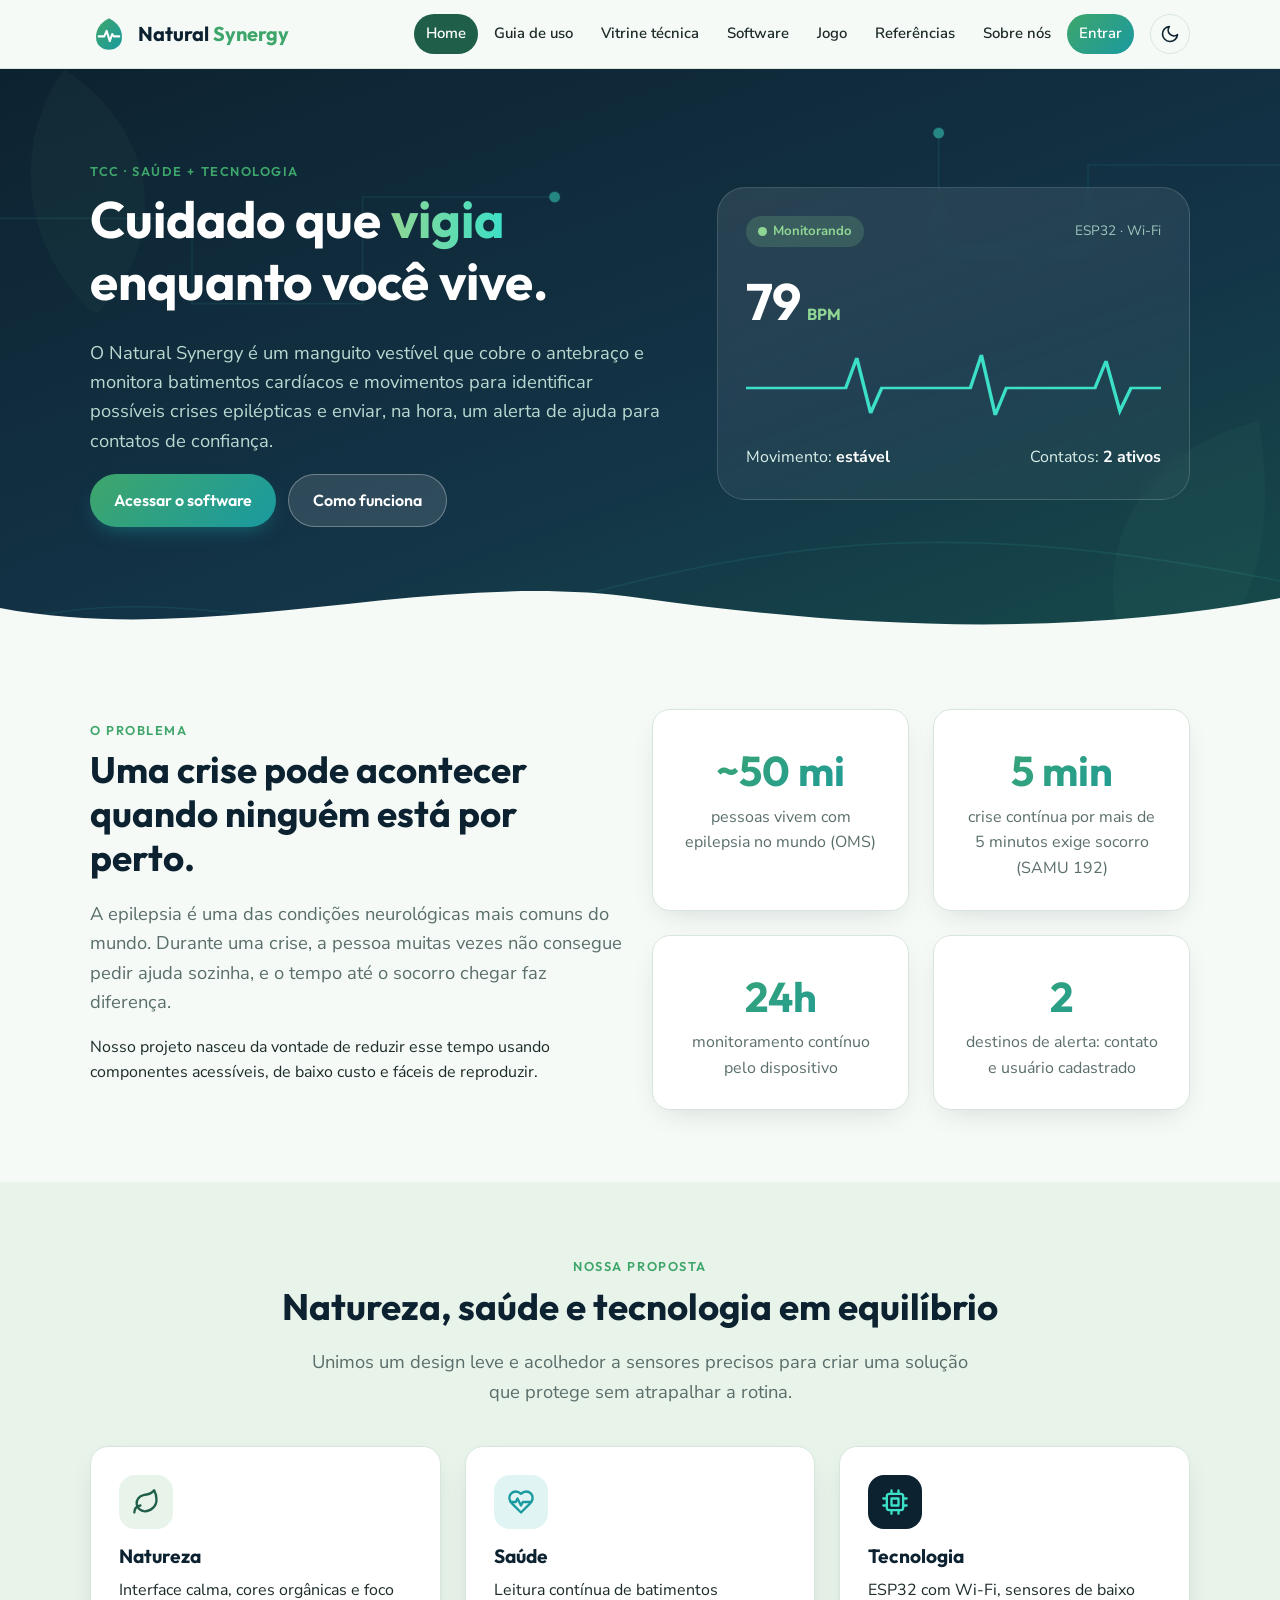
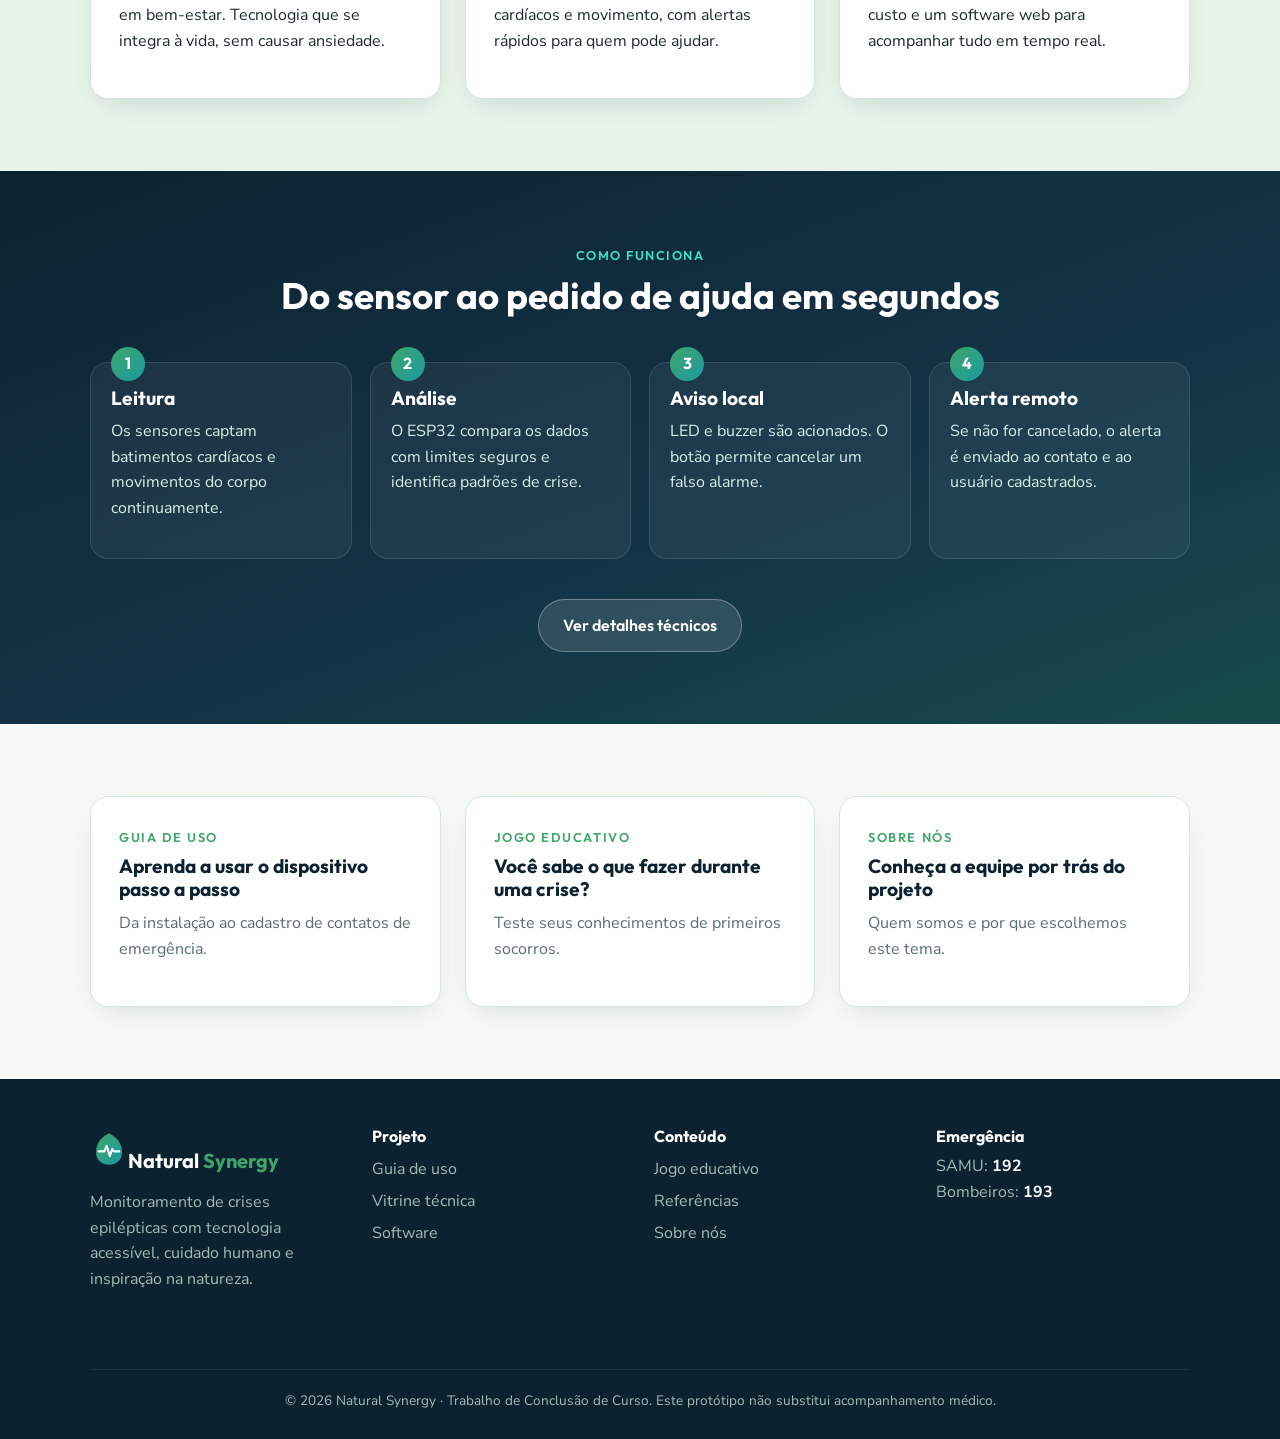
<file: index.html>
<!DOCTYPE html>
<html lang="pt-BR">
<head>
  <meta charset="UTF-8">
  <meta name="viewport" content="width=device-width, initial-scale=1.0">
  <title>Natural Synergy · Monitoramento de Crises Epilépticas</title>
  <link rel="preconnect" href="https://fonts.googleapis.com">
  <link rel="preconnect" href="https://fonts.gstatic.com" crossorigin>
  <link href="https://fonts.googleapis.com/css2?family=Outfit:wght@400;500;600;700&family=Nunito+Sans:wght@400;600;700;800&family=JetBrains+Mono&display=swap" rel="stylesheet">
  <link rel="stylesheet" href="css/style.css">
  <link rel="stylesheet" href="css/index.css">
  <script src="js/tema.js"></script>
</head>
<body>
  <div id="cabecalho"></div>

  <main>
    <!-- HERO -->
    <section class="hero">
      <svg class="hero-folhas" viewBox="0 0 1200 600" preserveAspectRatio="xMidYMid slice" aria-hidden="true">
        <g fill="none" stroke="#3ce0c7" stroke-opacity=".18" stroke-width="1.5">
          <path d="M0 520 C200 470 300 560 520 500 S900 420 1200 480"/>
          <path d="M0 140 H180 V220 H340 V120 H520"/>
          <path d="M1200 90 H1020 V170 H880 V60"/>
          <circle cx="520" cy="120" r="5" fill="#3ce0c7"/><circle cx="880" cy="60" r="5" fill="#3ce0c7"/>
        </g>
        <g fill="#8fd694" fill-opacity=".08">
          <path d="M1080 600 C1000 470 1060 360 1180 330 C1200 450 1170 540 1080 600z"/>
          <path d="M60 0 C150 60 160 160 90 230 C20 170 10 70 60 0z"/>
        </g>
      </svg>
      <div class="container hero-grid">
        <div>
          <span class="sobretitulo">TCC · Saúde + Tecnologia</span>
          <h1>Cuidado que <em>vigia</em> enquanto você vive.</h1>
          <p class="lead">O Natural Synergy é um manguito vestível que cobre o antebraço e monitora batimentos cardíacos e movimentos para identificar possíveis crises epilépticas e enviar, na hora, um alerta de ajuda para contatos de confiança.</p>
          <div class="grupo-btn">
            <a href="software.html" class="btn btn-primario">Acessar o software</a>
            <a href="guia.html" class="btn btn-claro">Como funciona</a>
          </div>
        </div>
        <div class="dispositivo" aria-label="Exemplo do monitoramento">
          <div class="linha">
            <span class="chip chip-ok"><span class="ponto"></span> Monitorando</span>
            <span style="font-size:.85rem;color:#9fc7bd">ESP32 · Wi-Fi</span>
          </div>
          <div class="bpm"><span id="hero-bpm">76</span><small>BPM</small></div>
          <svg class="pulso-svg" viewBox="0 0 300 80" preserveAspectRatio="none">
            <path d="M0 45 H60 L72 45 L80 15 L90 70 L98 45 H150 L162 45 L170 12 L180 72 L188 45 H240 L252 45 L260 18 L270 68 L278 45 H300"/>
          </svg>
          <div class="linha" style="margin:14px 0 0">
            <span>Movimento: <strong style="color:#fff">estável</strong></span>
            <span>Contatos: <strong style="color:#fff">2 ativos</strong></span>
          </div>
        </div>
      </div>
      <svg class="hero-onda" viewBox="0 0 1440 70" preserveAspectRatio="none" aria-hidden="true">
        <path d="M0 40 C240 80 480 0 720 30 S1200 70 1440 30 V70 H0z" style="fill:var(--fundo)"/>
      </svg>
    </section>

    <!-- PROBLEMA -->
    <section class="secao">
      <div class="container">
        <div class="grade grade-2" style="align-items:center">
          <div class="revelar">
            <span class="sobretitulo">O problema</span>
            <h2>Uma crise pode acontecer quando ninguém está por perto.</h2>
            <p class="lead">A epilepsia é uma das condições neurológicas mais comuns do mundo. Durante uma crise, a pessoa muitas vezes não consegue pedir ajuda sozinha, e o tempo até o socorro chegar faz diferença.</p>
            <p>Nosso projeto nasceu da vontade de reduzir esse tempo usando componentes acessíveis, de baixo custo e fáceis de reproduzir.</p>
          </div>
          <div class="grade grade-2 revelar" style="grid-template-columns:repeat(2,1fr)">
            <div class="cartao stat"><div class="num">~50 mi</div><p>pessoas vivem com epilepsia no mundo (OMS)</p></div>
            <div class="cartao stat"><div class="num">5 min</div><p>crise contínua por mais de 5 minutos exige socorro (SAMU 192)</p></div>
            <div class="cartao stat"><div class="num">24h</div><p>monitoramento contínuo pelo dispositivo</p></div>
            <div class="cartao stat"><div class="num">2</div><p>destinos de alerta: contato e usuário cadastrado</p></div>
          </div>
        </div>
      </div>
    </section>

    <!-- PILARES -->
    <section class="secao secao-alt">
      <div class="container">
        <div class="centro revelar">
          <span class="sobretitulo">Nossa proposta</span>
          <h2>Natureza, saúde e tecnologia em equilíbrio</h2>
          <p class="lead">Unimos um design leve e acolhedor a sensores precisos para criar uma solução que protege sem atrapalhar a rotina.</p>
        </div>
        <div class="grade grade-3" style="margin-top:40px">
          <div class="cartao revelar">
            <div class="icone"><svg viewBox="0 0 24 24" fill="none" stroke="currentColor" stroke-width="2" stroke-linecap="round" stroke-linejoin="round"><path d="M11 20A7 7 0 0 1 9.8 6.1C15.5 5 17 4.5 19 2c1 2 2 4.2 2 8 0 5.5-4.8 10-10 10Z"/><path d="M2 21c0-3 1.9-5.4 5.2-6"/></svg></div>
            <h3>Natureza</h3>
            <p>Interface calma, cores orgânicas e foco em bem-estar. Tecnologia que se integra à vida, sem causar ansiedade.</p>
          </div>
          <div class="cartao revelar">
            <div class="icone agua"><svg viewBox="0 0 24 24" fill="none" stroke="currentColor" stroke-width="2" stroke-linecap="round" stroke-linejoin="round"><path d="M19 14c1.5-1.5 3-3.2 3-5.5A5.5 5.5 0 0 0 16.5 3c-1.8 0-3 .5-4.5 2-1.5-1.5-2.7-2-4.5-2A5.5 5.5 0 0 0 2 8.5c0 2.3 1.5 4 3 5.5l7 7Z"/><path d="M3.2 12h4.3l1.5-3 3 6 1.5-3h7.3"/></svg></div>
            <h3>Saúde</h3>
            <p>Leitura contínua de batimentos cardíacos e movimento, com alertas rápidos para quem pode ajudar.</p>
          </div>
          <div class="cartao revelar">
            <div class="icone tech"><svg viewBox="0 0 24 24" fill="none" stroke="currentColor" stroke-width="2" stroke-linecap="round" stroke-linejoin="round"><rect x="5" y="5" width="14" height="14" rx="2"/><rect x="9" y="9" width="6" height="6"/><path d="M9 2v3M15 2v3M9 19v3M15 19v3M2 9h3M2 15h3M19 9h3M19 15h3"/></svg></div>
            <h3>Tecnologia</h3>
            <p>ESP32 com Wi-Fi, sensores de baixo custo e um software web para acompanhar tudo em tempo real.</p>
          </div>
        </div>
      </div>
    </section>

    <!-- COMO FUNCIONA -->
    <section class="secao secao-tech">
      <div class="container">
        <div class="centro revelar">
          <span class="sobretitulo">Como funciona</span>
          <h2>Do sensor ao pedido de ajuda em segundos</h2>
        </div>
        <div class="fluxo" style="margin-top:44px">
          <div class="passo revelar"><h3>Leitura</h3><p>Os sensores captam batimentos cardíacos e movimentos do corpo continuamente.</p></div>
          <div class="passo revelar"><h3>Análise</h3><p>O ESP32 compara os dados com limites seguros e identifica padrões de crise.</p></div>
          <div class="passo revelar"><h3>Aviso local</h3><p>LED e buzzer são acionados. O botão permite cancelar um falso alarme.</p></div>
          <div class="passo revelar"><h3>Alerta remoto</h3><p>Se não for cancelado, o alerta é enviado ao contato e ao usuário cadastrados.</p></div>
        </div>
        <div class="centro" style="margin-top:40px">
          <a href="vitrine.html" class="btn btn-claro">Ver detalhes técnicos</a>
        </div>
      </div>
    </section>

    <!-- CHAMADA -->
    <section class="secao">
      <div class="container">
        <div class="grade grade-3">
          <a href="guia.html" class="cartao revelar" style="text-decoration:none;color:inherit">
            <span class="sobretitulo">Guia de uso</span>
            <h3>Aprenda a usar o dispositivo passo a passo</h3>
            <p style="color:var(--texto-suave)">Da instalação ao cadastro de contatos de emergência.</p>
          </a>
          <a href="jogo.html" class="cartao revelar" style="text-decoration:none;color:inherit">
            <span class="sobretitulo">Jogo educativo</span>
            <h3>Você sabe o que fazer durante uma crise?</h3>
            <p style="color:var(--texto-suave)">Teste seus conhecimentos de primeiros socorros.</p>
          </a>
          <a href="sobre.html" class="cartao revelar" style="text-decoration:none;color:inherit">
            <span class="sobretitulo">Sobre nós</span>
            <h3>Conheça a equipe por trás do projeto</h3>
            <p style="color:var(--texto-suave)">Quem somos e por que escolhemos este tema.</p>
          </a>
        </div>
      </div>
    </section>
  </main>

  <div id="rodape"></div>
  <script src="js/main.js"></script>
  <script>
    // Batimento animado no cartão do hero
    const bpm = document.getElementById("hero-bpm");
    setInterval(() => { bpm.textContent = 72 + Math.round(Math.random() * 8); }, 1500);
  </script>
</body>
</html>
</file>
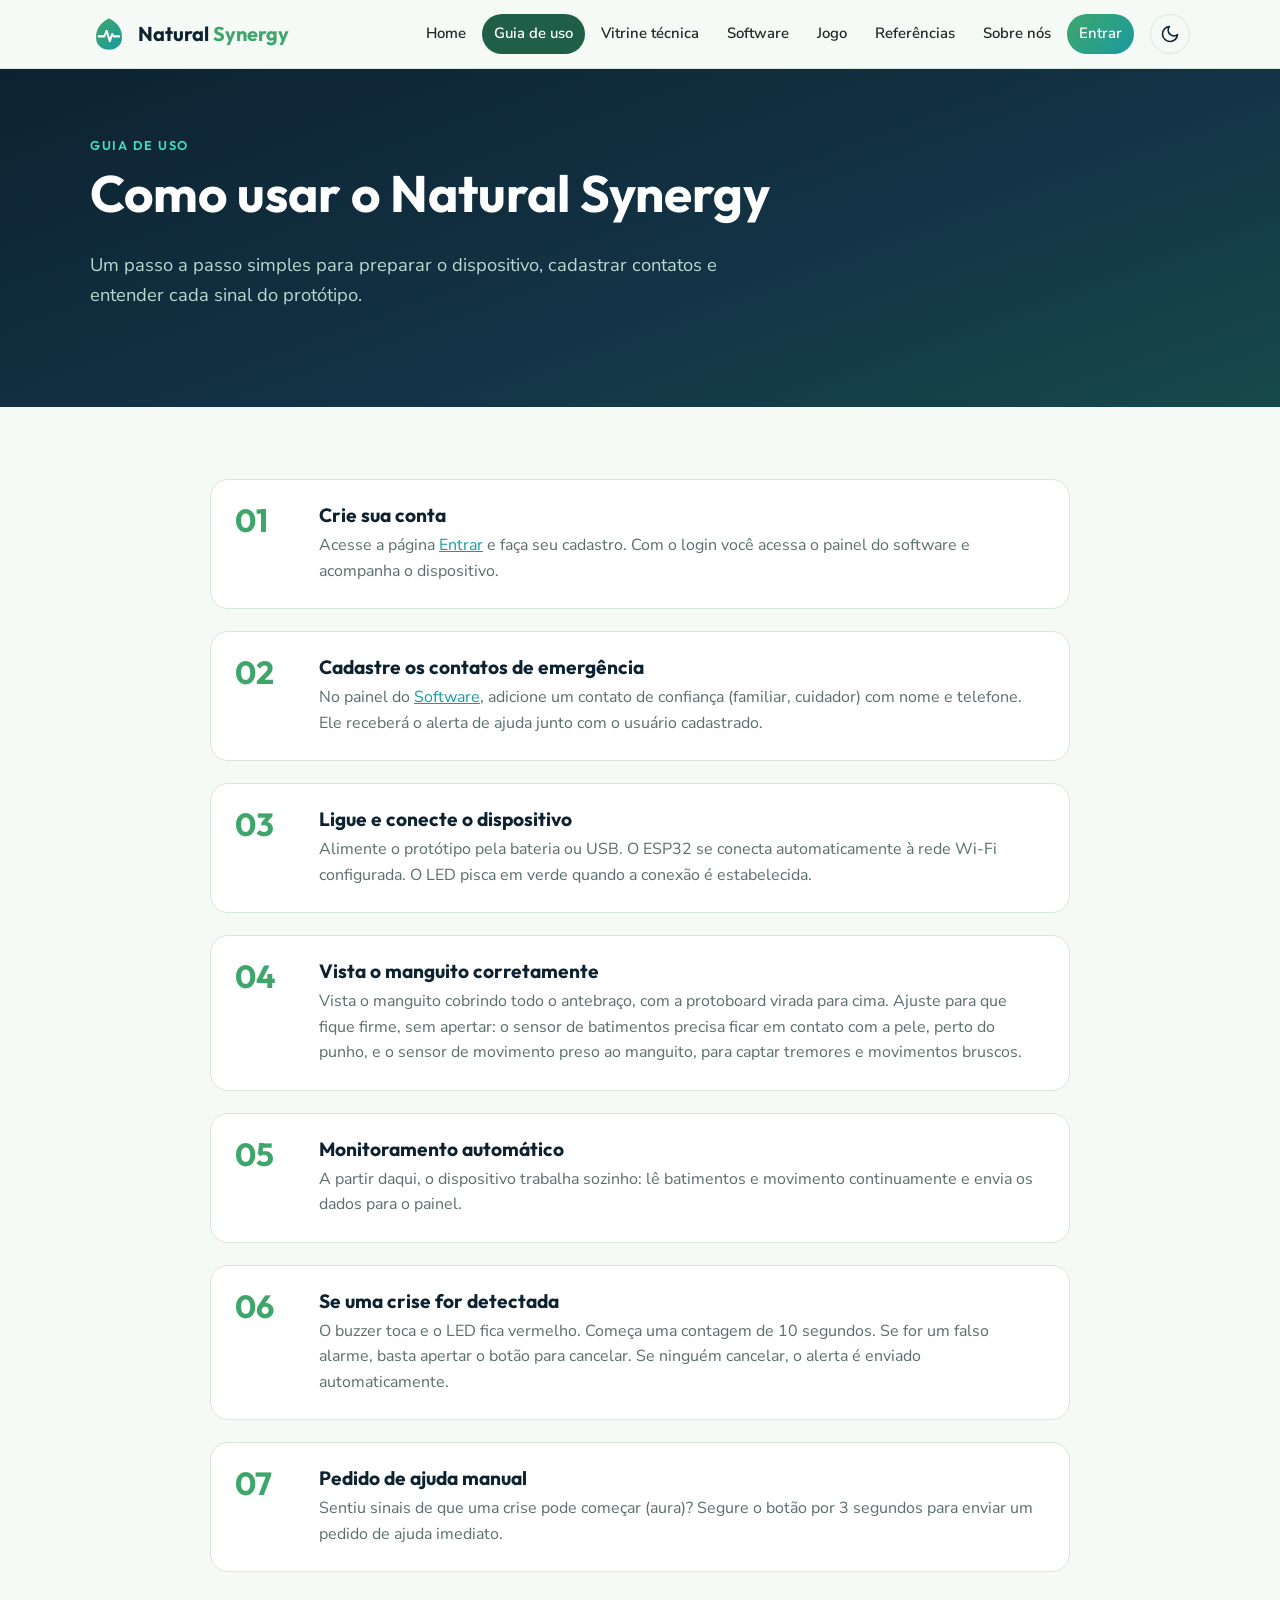
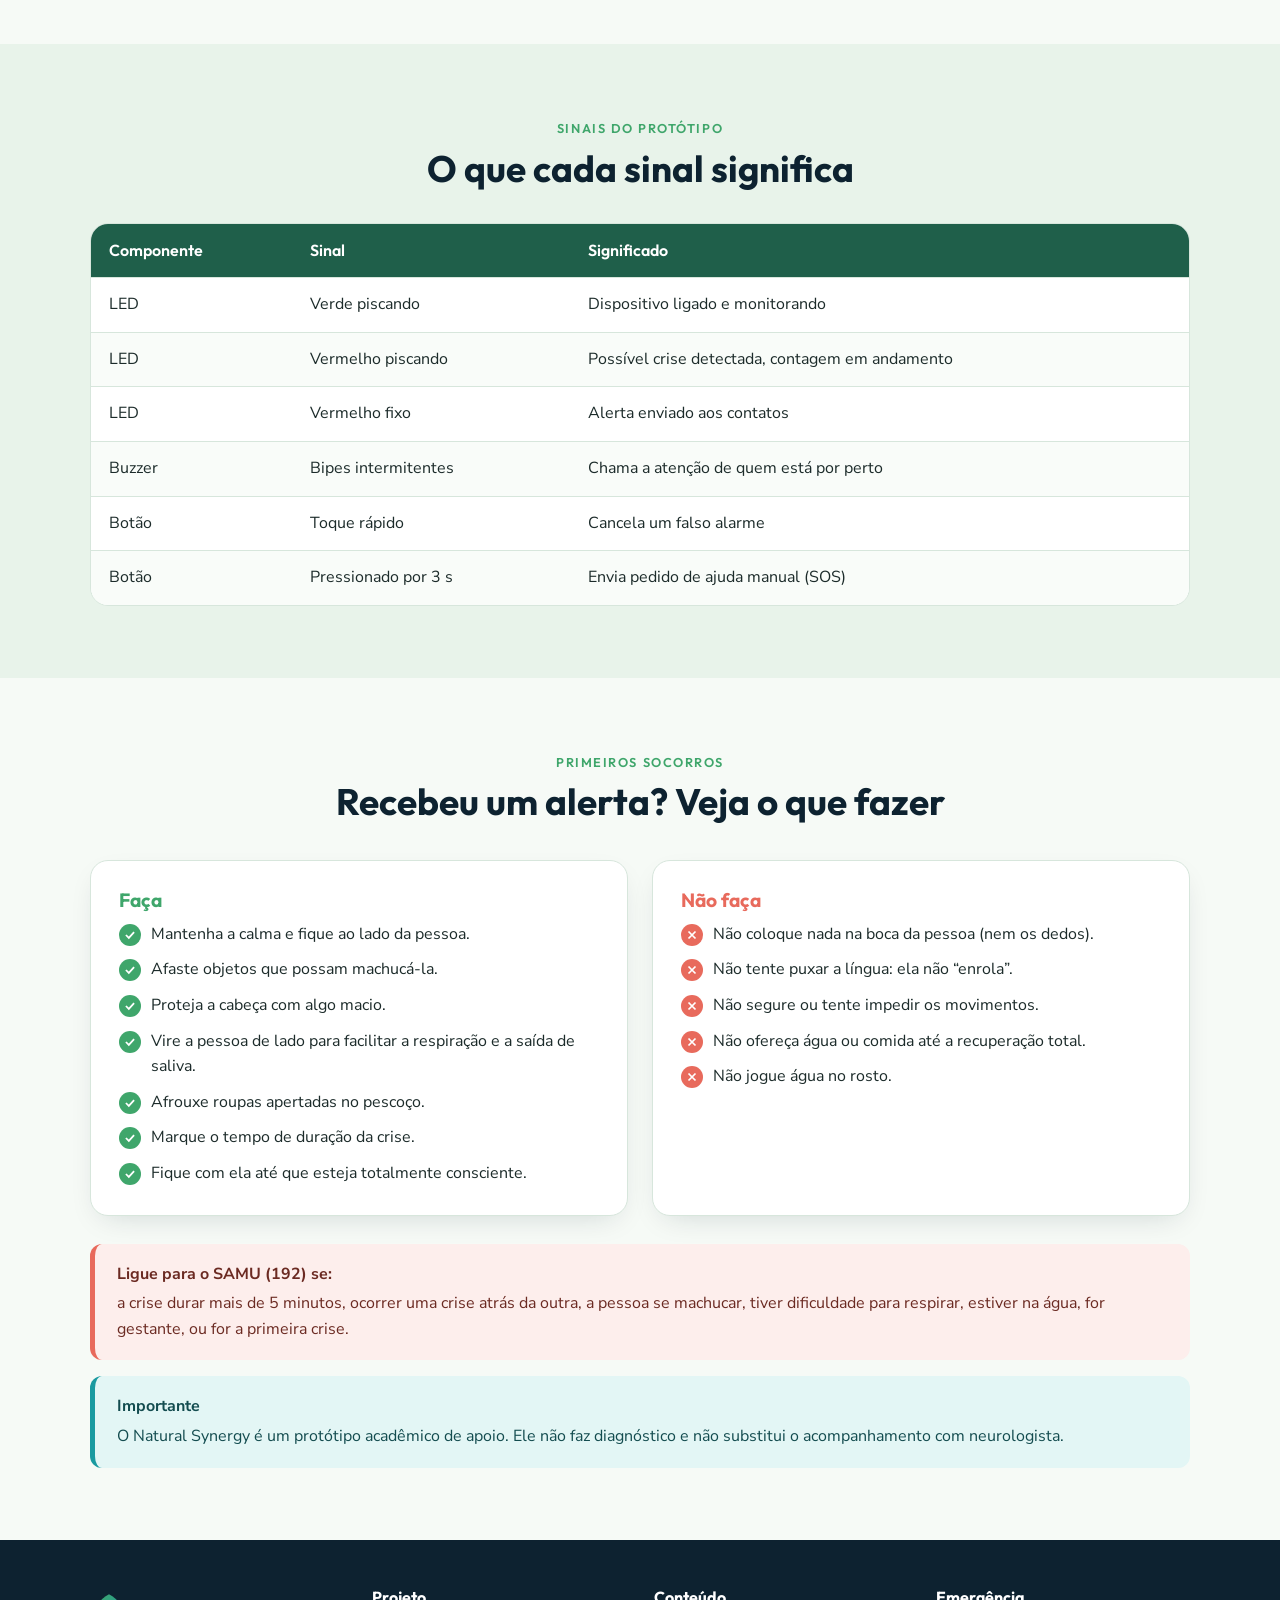
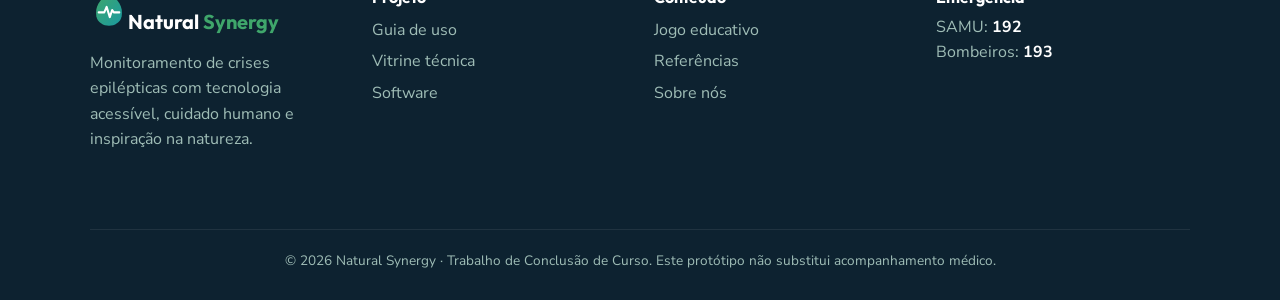
<file: guia.html>
<!DOCTYPE html>
<html lang="pt-BR">
<head>
  <meta charset="UTF-8">
  <meta name="viewport" content="width=device-width, initial-scale=1.0">
  <title>Guia de Uso · Natural Synergy</title>
  <link rel="preconnect" href="https://fonts.googleapis.com">
  <link rel="preconnect" href="https://fonts.gstatic.com" crossorigin>
  <link href="https://fonts.googleapis.com/css2?family=Outfit:wght@400;500;600;700&family=Nunito+Sans:wght@400;600;700;800&family=JetBrains+Mono&display=swap" rel="stylesheet">
  <link rel="stylesheet" href="css/style.css">
  <link rel="stylesheet" href="css/guia.css">
  <script src="js/tema.js"></script>
</head>
<body>
  <div id="cabecalho"></div>

  <main>
    <section class="page-hero">
      <div class="container">
        <span class="sobretitulo" style="color:var(--neon)">Guia de uso</span>
        <h1>Como usar o Natural Synergy</h1>
        <p class="lead">Um passo a passo simples para preparar o dispositivo, cadastrar contatos e entender cada sinal do protótipo.</p>
      </div>
    </section>

    <section class="secao">
      <div class="container" style="max-width:900px">
        <ol class="passos-guia">
          <li class="revelar"><div><h3>Crie sua conta</h3><p>Acesse a página <a href="login.html">Entrar</a> e faça seu cadastro. Com o login você acessa o painel do software e acompanha o dispositivo.</p></div></li>
          <li class="revelar"><div><h3>Cadastre os contatos de emergência</h3><p>No painel do <a href="software.html">Software</a>, adicione um contato de confiança (familiar, cuidador) com nome e telefone. Ele receberá o alerta de ajuda junto com o usuário cadastrado.</p></div></li>
          <li class="revelar"><div><h3>Ligue e conecte o dispositivo</h3><p>Alimente o protótipo pela bateria ou USB. O ESP32 se conecta automaticamente à rede Wi-Fi configurada. O LED pisca em verde quando a conexão é estabelecida.</p></div></li>
          <li class="revelar"><div><h3>Vista o manguito corretamente</h3><p>Vista o manguito cobrindo todo o antebraço, com a protoboard virada para cima. Ajuste para que fique firme, sem apertar: o sensor de batimentos precisa ficar em contato com a pele, perto do punho, e o sensor de movimento preso ao manguito, para captar tremores e movimentos bruscos.</p></div></li>
          <li class="revelar"><div><h3>Monitoramento automático</h3><p>A partir daqui, o dispositivo trabalha sozinho: lê batimentos e movimento continuamente e envia os dados para o painel.</p></div></li>
          <li class="revelar"><div><h3>Se uma crise for detectada</h3><p>O buzzer toca e o LED fica vermelho. Começa uma contagem de 10 segundos. Se for um falso alarme, basta apertar o botão para cancelar. Se ninguém cancelar, o alerta é enviado automaticamente.</p></div></li>
          <li class="revelar"><div><h3>Pedido de ajuda manual</h3><p>Sentiu sinais de que uma crise pode começar (aura)? Segure o botão por 3 segundos para enviar um pedido de ajuda imediato.</p></div></li>
        </ol>
      </div>
    </section>

    <section class="secao secao-alt">
      <div class="container">
        <div class="centro revelar">
          <span class="sobretitulo">Sinais do protótipo</span>
          <h2>O que cada sinal significa</h2>
        </div>
        <div class="tabela-wrap revelar" style="margin-top:32px">
          <table>
            <thead><tr><th>Componente</th><th>Sinal</th><th>Significado</th></tr></thead>
            <tbody>
              <tr><td>LED</td><td>Verde piscando</td><td>Dispositivo ligado e monitorando</td></tr>
              <tr><td>LED</td><td>Vermelho piscando</td><td>Possível crise detectada, contagem em andamento</td></tr>
              <tr><td>LED</td><td>Vermelho fixo</td><td>Alerta enviado aos contatos</td></tr>
              <tr><td>Buzzer</td><td>Bipes intermitentes</td><td>Chama a atenção de quem está por perto</td></tr>
              <tr><td>Botão</td><td>Toque rápido</td><td>Cancela um falso alarme</td></tr>
              <tr><td>Botão</td><td>Pressionado por 3 s</td><td>Envia pedido de ajuda manual (SOS)</td></tr>
            </tbody>
          </table>
        </div>
      </div>
    </section>

    <section class="secao">
      <div class="container">
        <div class="centro revelar">
          <span class="sobretitulo">Primeiros socorros</span>
          <h2>Recebeu um alerta? Veja o que fazer</h2>
        </div>
        <div class="grade grade-2" style="margin-top:36px">
          <div class="cartao revelar">
            <h3 style="color:var(--folha)">Faça</h3>
            <ul class="lista-check">
              <li>Mantenha a calma e fique ao lado da pessoa.</li>
              <li>Afaste objetos que possam machucá-la.</li>
              <li>Proteja a cabeça com algo macio.</li>
              <li>Vire a pessoa de lado para facilitar a respiração e a saída de saliva.</li>
              <li>Afrouxe roupas apertadas no pescoço.</li>
              <li>Marque o tempo de duração da crise.</li>
              <li>Fique com ela até que esteja totalmente consciente.</li>
            </ul>
          </div>
          <div class="cartao revelar">
            <h3 style="color:var(--cuidado)">Não faça</h3>
            <ul class="lista-check lista-x">
              <li>Não coloque nada na boca da pessoa (nem os dedos).</li>
              <li>Não tente puxar a língua: ela não “enrola”.</li>
              <li>Não segure ou tente impedir os movimentos.</li>
              <li>Não ofereça água ou comida até a recuperação total.</li>
              <li>Não jogue água no rosto.</li>
            </ul>
          </div>
        </div>
        <div class="aviso perigo revelar" style="margin-top:28px">
          <strong>Ligue para o SAMU (192) se:</strong>
          a crise durar mais de 5 minutos, ocorrer uma crise atrás da outra, a pessoa se machucar, tiver dificuldade para respirar, estiver na água, for gestante, ou for a primeira crise.
        </div>
        <div class="aviso info revelar" style="margin-top:16px">
          <strong>Importante</strong>
          O Natural Synergy é um protótipo acadêmico de apoio. Ele não faz diagnóstico e não substitui o acompanhamento com neurologista.
        </div>
      </div>
    </section>
  </main>

  <div id="rodape"></div>
  <script src="js/main.js"></script>
</body>
</html>
</file>
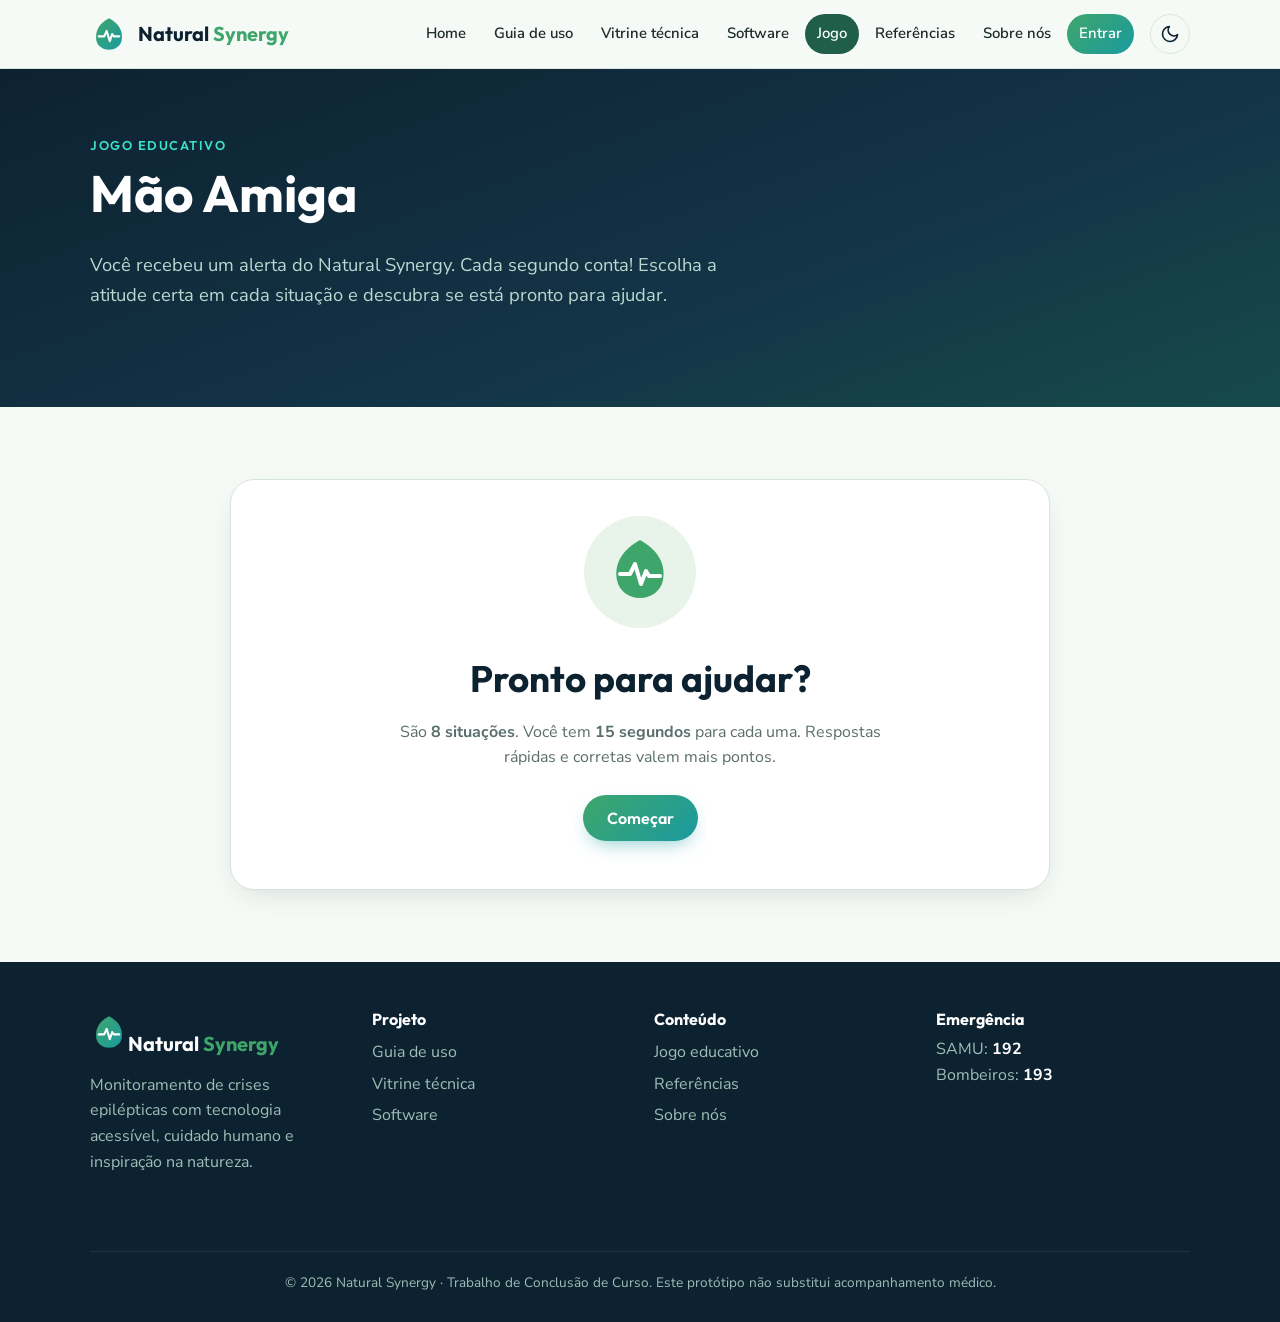
<file: jogo.html>
<!DOCTYPE html>
<html lang="pt-BR">
<head>
  <meta charset="UTF-8">
  <meta name="viewport" content="width=device-width, initial-scale=1.0">
  <title>Jogo Mão Amiga · Natural Synergy</title>
  <link rel="preconnect" href="https://fonts.googleapis.com">
  <link rel="preconnect" href="https://fonts.gstatic.com" crossorigin>
  <link href="https://fonts.googleapis.com/css2?family=Outfit:wght@400;500;600;700&family=Nunito+Sans:wght@400;600;700;800&family=JetBrains+Mono&display=swap" rel="stylesheet">
  <link rel="stylesheet" href="css/style.css">
  <link rel="stylesheet" href="css/jogo.css">
  <script src="js/tema.js"></script>
</head>
<body>
  <div id="cabecalho"></div>

  <main>
    <section class="page-hero">
      <div class="container">
        <span class="sobretitulo" style="color:var(--neon)">Jogo educativo</span>
        <h1>Mão Amiga</h1>
        <p class="lead">Você recebeu um alerta do Natural Synergy. Cada segundo conta! Escolha a atitude certa em cada situação e descubra se está pronto para ajudar.</p>
      </div>
    </section>

    <section class="secao">
      <div class="container">
        <div class="jogo-area" id="jogo">
          <!-- Tela inicial -->
          <div id="tela-inicio" class="centro">
            <svg class="medalha" viewBox="0 0 120 120" aria-hidden="true">
              <circle cx="60" cy="60" r="56" fill="#e8f3ea"/>
              <path d="M60 28C42 38 34 52 37 68c2 11 12 18 23 18s21-7 23-18c3-16-5-30-23-40z" fill="#3fa66b"/>
              <path d="M40 62h10l5-10 6 20 5-13 3 5h11" fill="none" stroke="#fff" stroke-width="4" stroke-linecap="round" stroke-linejoin="round"/>
            </svg>
            <h2>Pronto para ajudar?</h2>
            <p style="color:var(--texto-suave);max-width:520px;margin:0 auto 24px">São <strong>8 situações</strong>. Você tem <strong>15 segundos</strong> para cada uma. Respostas rápidas e corretas valem mais pontos.</p>
            <button class="btn btn-primario" id="btn-comecar">Começar</button>
            <p id="recorde" style="margin-top:16px;color:var(--texto-suave);font-size:.92rem"></p>
          </div>

          <!-- Tela de pergunta -->
          <div id="tela-pergunta" hidden>
            <div class="jogo-hud">
              <span class="hud-item" id="hud-rodada">Situação 1/8</span>
              <span class="hud-item" id="hud-pontos">0 pontos</span>
              <span class="hud-item" id="hud-tempo">15 s</span>
            </div>
            <div class="barra"><span id="barra-progresso" style="width:0%"></span></div>
            <div class="tempo-barra"><span id="barra-tempo"></span></div>
            <div class="cena">
              <div class="emoji-cena" id="cena-icone"></div>
              <p id="cena-texto"></p>
            </div>
            <div class="opcoes" id="opcoes"></div>
            <div class="explicacao" id="explicacao" hidden></div>
            <div style="text-align:right;margin-top:18px">
              <button class="btn btn-primario" id="btn-proxima" hidden>Próxima</button>
            </div>
          </div>

          <!-- Tela final -->
          <div id="tela-final" class="resultado" hidden>
            <svg class="medalha" viewBox="0 0 120 120" aria-hidden="true">
              <circle cx="60" cy="60" r="56" fill="#fff3d6"/>
              <circle cx="60" cy="60" r="38" fill="#f4b942"/>
              <path d="M60 38l6.5 13.2 14.5 2.1-10.5 10.2 2.5 14.5L60 71.2 47 78l2.5-14.5L39 53.3l14.5-2.1z" fill="#fff"/>
            </svg>
            <h2 id="final-titulo"></h2>
            <p class="lead" style="margin:0 auto 8px" id="final-texto"></p>
            <p style="font-weight:800;font-size:1.3rem;color:var(--destaque-texto)" id="final-pontos"></p>
            <div class="grupo-btn" style="justify-content:center;margin-top:20px">
              <button class="btn btn-primario" id="btn-reiniciar">Jogar de novo</button>
              <a class="btn btn-secundario" href="guia.html">Rever primeiros socorros</a>
            </div>
          </div>
        </div>
      </div>
    </section>
  </main>

  <div id="rodape"></div>
  <script src="js/main.js"></script>
  <script src="js/jogo.js"></script>
</body>
</html>
</file>
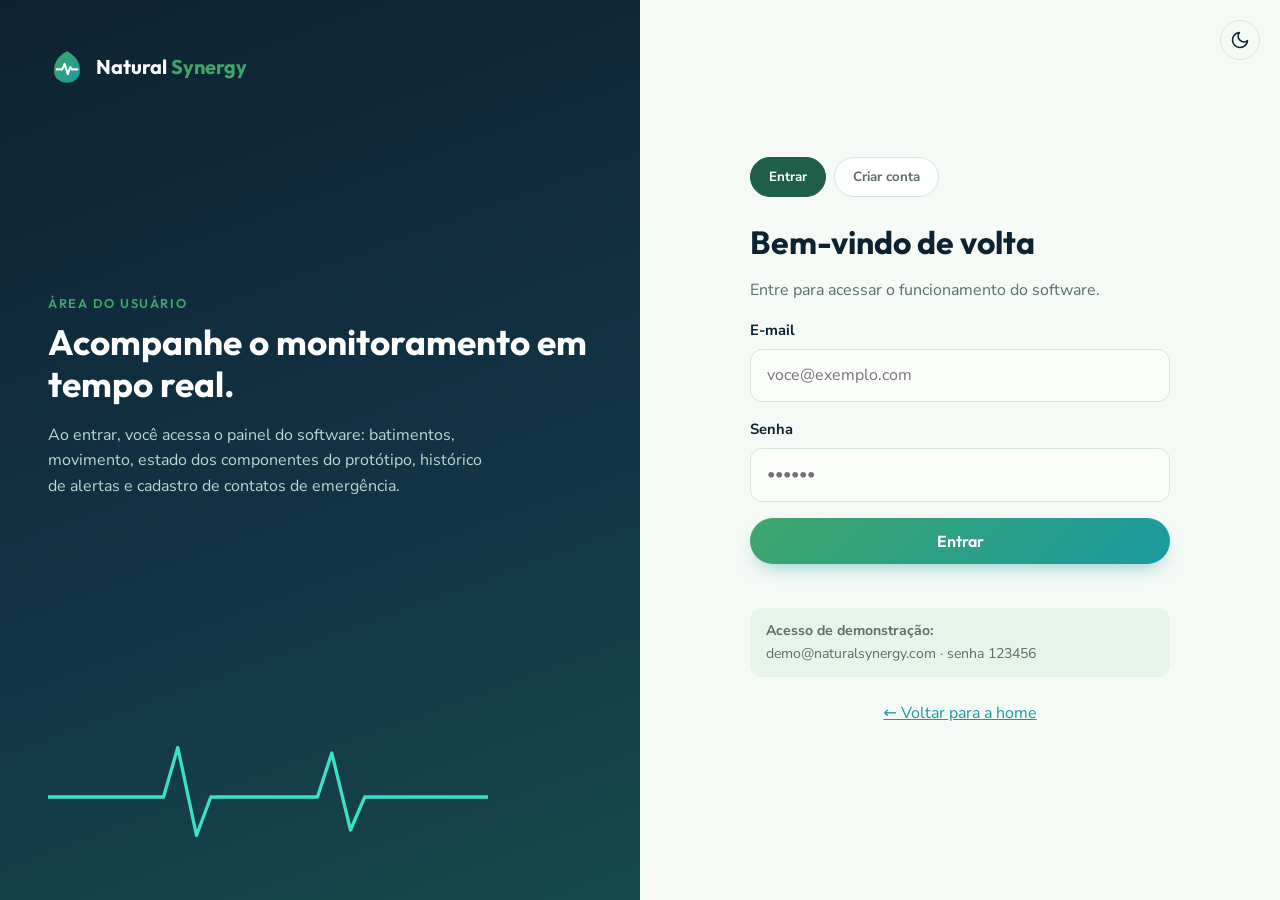
<file: login.html>
<!DOCTYPE html>
<html lang="pt-BR">
<head>
  <meta charset="UTF-8">
  <meta name="viewport" content="width=device-width, initial-scale=1.0">
  <title>Entrar · Natural Synergy</title>
  <link rel="preconnect" href="https://fonts.googleapis.com">
  <link rel="preconnect" href="https://fonts.gstatic.com" crossorigin>
  <link href="https://fonts.googleapis.com/css2?family=Outfit:wght@400;500;600;700&family=Nunito+Sans:wght@400;600;700;800&family=JetBrains+Mono&display=swap" rel="stylesheet">
  <link rel="stylesheet" href="css/style.css">
  <link rel="stylesheet" href="css/login.css">
  <script src="js/tema.js"></script>
</head>
<body>
  <main class="login-pagina">
    <section class="login-arte">
      <a href="index.html" class="logo" style="color:#fff" id="logo-login"></a>
      <div>
        <span class="sobretitulo">Área do usuário</span>
        <h2>Acompanhe o monitoramento em tempo real.</h2>
        <p class="esconde-mobile" style="color:#b8d8d0;max-width:440px">Ao entrar, você acessa o painel do software: batimentos, movimento, estado dos componentes do protótipo, histórico de alertas e cadastro de contatos de emergência.</p>
      </div>
      <svg class="esconde-mobile" viewBox="0 0 400 120" style="width:100%;max-width:440px" aria-hidden="true">
        <path d="M0 70 H90 L105 70 L118 25 L135 105 L148 70 H230 L245 70 L258 30 L275 100 L288 70 H400" fill="none" stroke="#3ce0c7" stroke-width="3" stroke-linecap="round" stroke-linejoin="round"/>
      </svg>
    </section>

    <section class="login-form-lado">
      <div class="login-caixa">
        <div class="abas" role="tablist">
          <button class="aba ativa" data-aba="entrar" role="tab">Entrar</button>
          <button class="aba" data-aba="cadastrar" role="tab">Criar conta</button>
        </div>

        <form id="form-entrar" novalidate>
          <h1 style="font-size:2rem">Bem-vindo de volta</h1>
          <p style="color:var(--texto-suave)">Entre para acessar o funcionamento do software.</p>
          <div class="campo"><label for="email">E-mail</label><input type="email" id="email" required autocomplete="email" placeholder="voce@exemplo.com"></div>
          <div class="campo"><label for="senha">Senha</label><input type="password" id="senha" required autocomplete="current-password" placeholder="••••••"></div>
          <button class="btn btn-primario btn-bloco" type="submit">Entrar</button>
          <p class="msg-form" id="msg-entrar"></p>
          <div class="demo-cred"><strong>Acesso de demonstração:</strong><br>demo@naturalsynergy.com · senha 123456</div>
        </form>

        <form id="form-cadastrar" novalidate hidden>
          <h1 style="font-size:2rem">Criar conta</h1>
          <p style="color:var(--texto-suave)">Cadastre-se para acompanhar o dispositivo.</p>
          <div class="campo"><label for="c-nome">Nome completo</label><input id="c-nome" required autocomplete="name"></div>
          <div class="campo"><label for="c-email">E-mail</label><input type="email" id="c-email" required autocomplete="email"></div>
          <div class="campo"><label for="c-senha">Senha (mín. 6 caracteres)</label><input type="password" id="c-senha" required minlength="6" autocomplete="new-password"></div>
          <button class="btn btn-primario btn-bloco" type="submit">Cadastrar</button>
          <p class="msg-form" id="msg-cadastrar"></p>
        </form>

        <p style="text-align:center;margin-top:24px"><a href="index.html">← Voltar para a home</a></p>
      </div>
    </section>
  </main>

  <script src="js/main.js"></script>
  <script>
    document.getElementById("logo-login").innerHTML =
      `${LOGO_SVG}<span>${NOME_PROJETO.a}<b>${NOME_PROJETO.b}</b></span>`;

    const destino = new URLSearchParams(location.search).get("voltar") || "software.html";
    if (Auth.sessao()) location.replace(destino);

    // Abas
    const forms = { entrar: document.getElementById("form-entrar"), cadastrar: document.getElementById("form-cadastrar") };
    document.querySelectorAll(".aba").forEach(aba => aba.addEventListener("click", () => {
      document.querySelectorAll(".aba").forEach(a => a.classList.toggle("ativa", a === aba));
      Object.entries(forms).forEach(([k, f]) => f.hidden = k !== aba.dataset.aba);
    }));

    // Entrar
    forms.entrar.addEventListener("submit", e => {
      e.preventDefault();
      const msg = document.getElementById("msg-entrar");
      const email = document.getElementById("email").value.trim().toLowerCase();
      const senha = document.getElementById("senha").value;
      if (!email || !senha) { msg.className = "msg-form erro"; msg.textContent = "Preencha e-mail e senha."; return; }
      if (Auth.entrar(email, senha)) {
        msg.className = "msg-form ok"; msg.textContent = "Tudo certo! Redirecionando…";
        setTimeout(() => location.href = destino, 600);
      } else {
        msg.className = "msg-form erro"; msg.textContent = "E-mail ou senha incorretos.";
      }
    });

    // Cadastrar
    forms.cadastrar.addEventListener("submit", e => {
      e.preventDefault();
      const msg = document.getElementById("msg-cadastrar");
      const nome = document.getElementById("c-nome").value.trim();
      const email = document.getElementById("c-email").value.trim().toLowerCase();
      const senha = document.getElementById("c-senha").value;
      msg.className = "msg-form erro";
      if (!nome || !email) return msg.textContent = "Preencha todos os campos.";
      if (!/^\S+@\S+\.\S+$/.test(email)) return msg.textContent = "Informe um e-mail válido.";
      if (senha.length < 6) return msg.textContent = "A senha precisa ter pelo menos 6 caracteres.";
      const erro = Auth.cadastrar(nome, email, senha);
      if (erro) return msg.textContent = erro;
      Auth.entrar(email, senha);
      msg.className = "msg-form ok"; msg.textContent = "Conta criada! Entrando…";
      setTimeout(() => location.href = destino, 700);
    });
  </script>
</body>
</html>
</file>
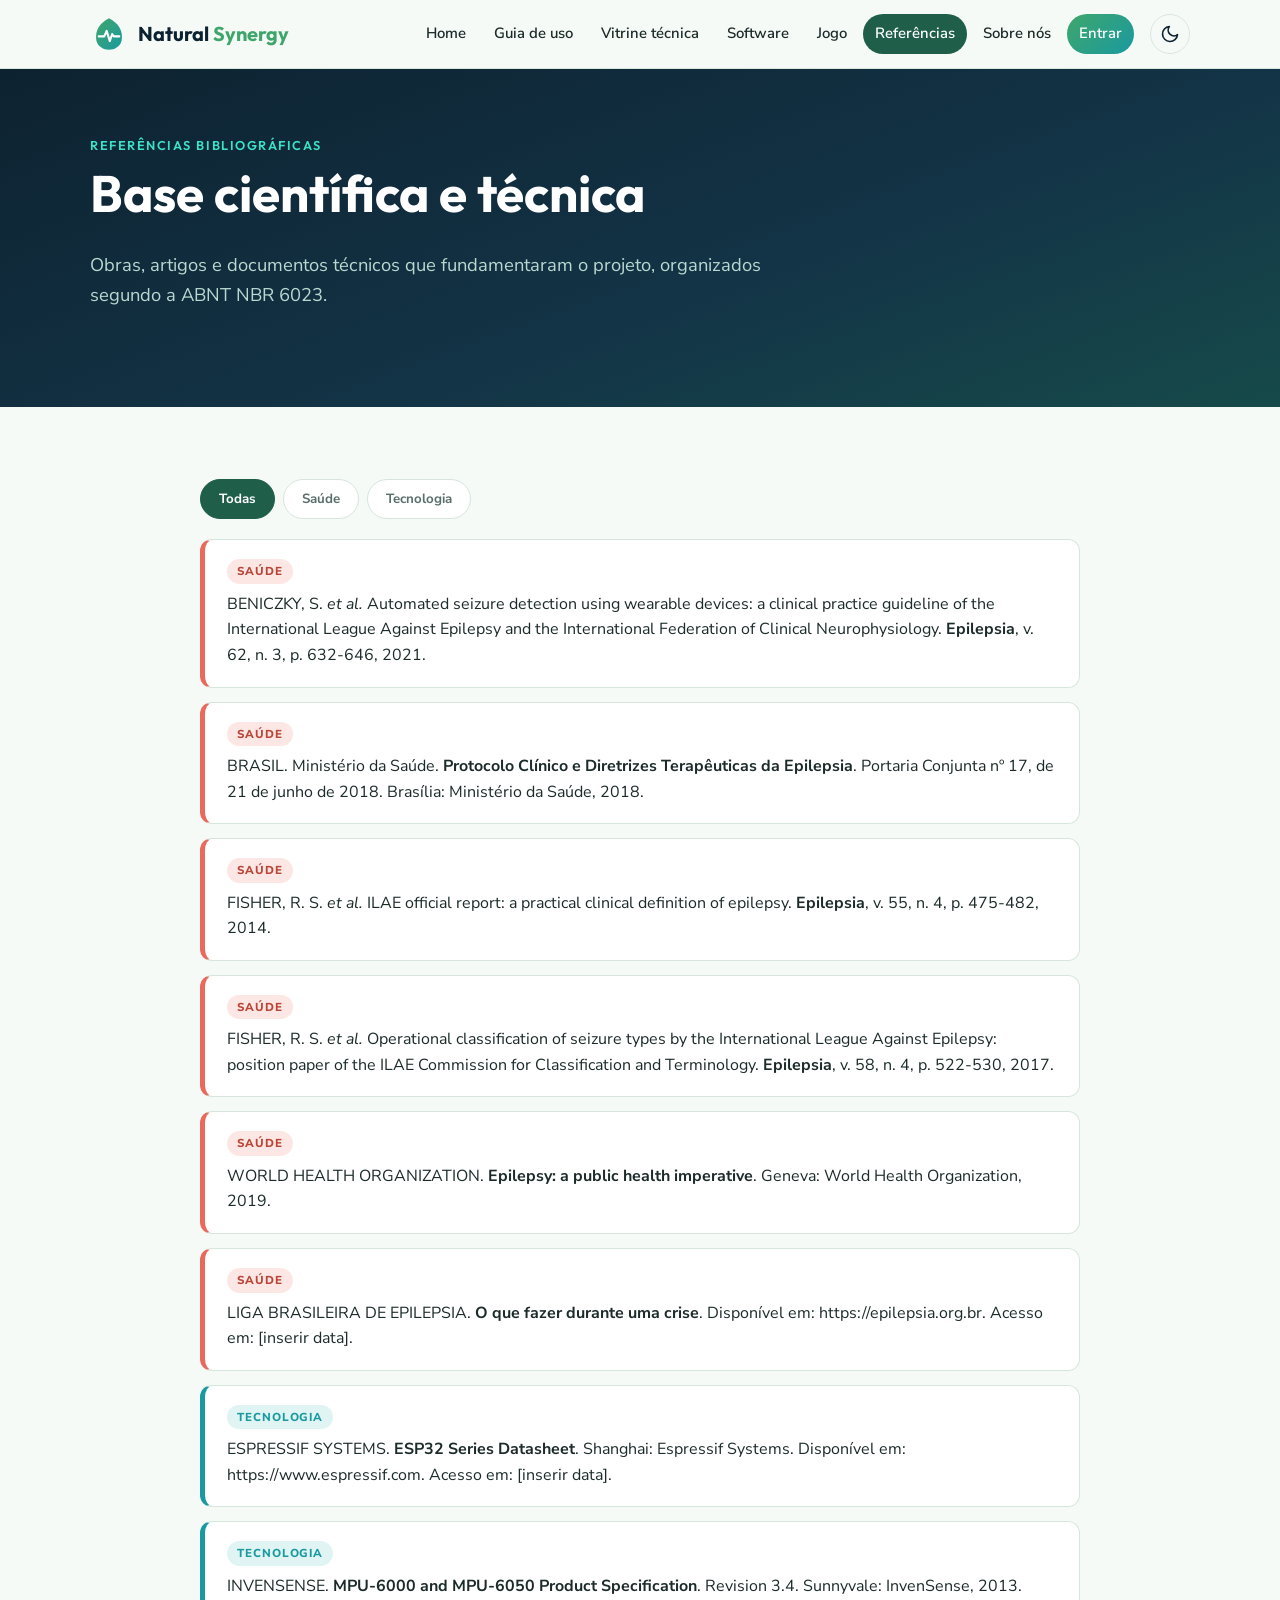
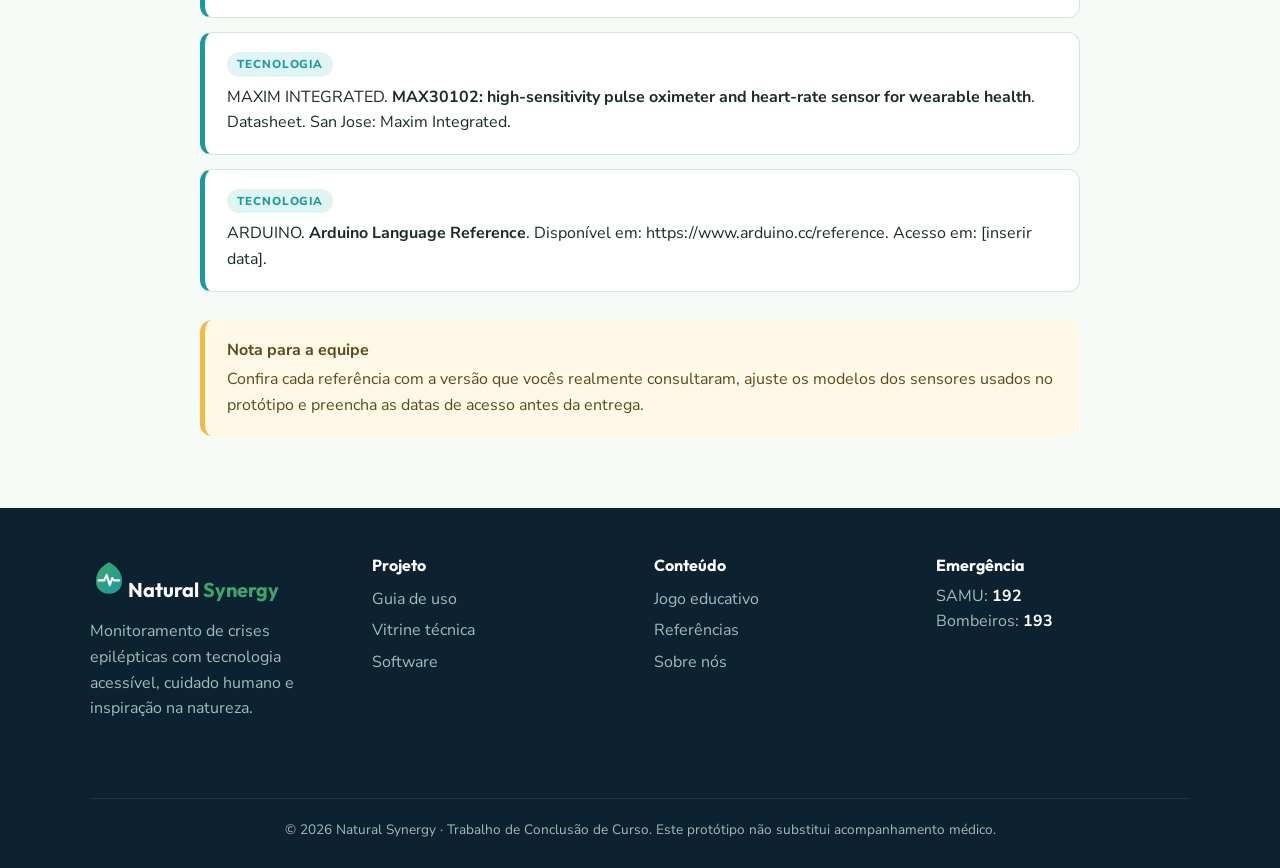
<file: referencias.html>
<!DOCTYPE html>
<html lang="pt-BR">
<head>
  <meta charset="UTF-8">
  <meta name="viewport" content="width=device-width, initial-scale=1.0">
  <title>Referências Bibliográficas · Natural Synergy</title>
  <link rel="preconnect" href="https://fonts.googleapis.com">
  <link rel="preconnect" href="https://fonts.gstatic.com" crossorigin>
  <link href="https://fonts.googleapis.com/css2?family=Outfit:wght@400;500;600;700&family=Nunito+Sans:wght@400;600;700;800&family=JetBrains+Mono&display=swap" rel="stylesheet">
  <link rel="stylesheet" href="css/style.css">
  <link rel="stylesheet" href="css/referencias.css">
  <script src="js/tema.js"></script>
</head>
<body>
  <div id="cabecalho"></div>

  <main>
    <section class="page-hero">
      <div class="container">
        <span class="sobretitulo" style="color:var(--neon)">Referências bibliográficas</span>
        <h1>Base científica e técnica</h1>
        <p class="lead">Obras, artigos e documentos técnicos que fundamentaram o projeto, organizados segundo a ABNT NBR 6023.</p>
      </div>
    </section>

    <section class="secao">
      <div class="container" style="max-width:920px">
        <div class="abas" id="filtros">
          <button class="aba ativa" data-filtro="todas">Todas</button>
          <button class="aba" data-filtro="saude">Saúde</button>
          <button class="aba" data-filtro="tec">Tecnologia</button>
        </div>

        <div class="ref-lista">
          <article class="ref saude" data-tipo="saude">
            <span class="tag">Saúde</span>
            <p>BENICZKY, S. <em>et al.</em> Automated seizure detection using wearable devices: a clinical practice guideline of the International League Against Epilepsy and the International Federation of Clinical Neurophysiology. <strong>Epilepsia</strong>, v. 62, n. 3, p. 632-646, 2021.</p>
          </article>
          <article class="ref saude" data-tipo="saude">
            <span class="tag">Saúde</span>
            <p>BRASIL. Ministério da Saúde. <strong>Protocolo Clínico e Diretrizes Terapêuticas da Epilepsia</strong>. Portaria Conjunta nº 17, de 21 de junho de 2018. Brasília: Ministério da Saúde, 2018.</p>
          </article>
          <article class="ref saude" data-tipo="saude">
            <span class="tag">Saúde</span>
            <p>FISHER, R. S. <em>et al.</em> ILAE official report: a practical clinical definition of epilepsy. <strong>Epilepsia</strong>, v. 55, n. 4, p. 475-482, 2014.</p>
          </article>
          <article class="ref saude" data-tipo="saude">
            <span class="tag">Saúde</span>
            <p>FISHER, R. S. <em>et al.</em> Operational classification of seizure types by the International League Against Epilepsy: position paper of the ILAE Commission for Classification and Terminology. <strong>Epilepsia</strong>, v. 58, n. 4, p. 522-530, 2017.</p>
          </article>
          <article class="ref saude" data-tipo="saude">
            <span class="tag">Saúde</span>
            <p>WORLD HEALTH ORGANIZATION. <strong>Epilepsy: a public health imperative</strong>. Geneva: World Health Organization, 2019.</p>
          </article>
          <article class="ref saude" data-tipo="saude">
            <span class="tag">Saúde</span>
            <p>LIGA BRASILEIRA DE EPILEPSIA. <strong>O que fazer durante uma crise</strong>. Disponível em: https://epilepsia.org.br. Acesso em: [inserir data].</p>
          </article>
          <article class="ref tec" data-tipo="tec">
            <span class="tag">Tecnologia</span>
            <p>ESPRESSIF SYSTEMS. <strong>ESP32 Series Datasheet</strong>. Shanghai: Espressif Systems. Disponível em: https://www.espressif.com. Acesso em: [inserir data].</p>
          </article>
          <article class="ref tec" data-tipo="tec">
            <span class="tag">Tecnologia</span>
            <p>INVENSENSE. <strong>MPU-6000 and MPU-6050 Product Specification</strong>. Revision 3.4. Sunnyvale: InvenSense, 2013.</p>
          </article>
          <article class="ref tec" data-tipo="tec">
            <span class="tag">Tecnologia</span>
            <p>MAXIM INTEGRATED. <strong>MAX30102: high-sensitivity pulse oximeter and heart-rate sensor for wearable health</strong>. Datasheet. San Jose: Maxim Integrated.</p>
          </article>
          <article class="ref tec" data-tipo="tec">
            <span class="tag">Tecnologia</span>
            <p>ARDUINO. <strong>Arduino Language Reference</strong>. Disponível em: https://www.arduino.cc/reference. Acesso em: [inserir data].</p>
          </article>
        </div>

        <div class="aviso" style="margin-top:28px">
          <strong>Nota para a equipe</strong>
          Confira cada referência com a versão que vocês realmente consultaram, ajuste os modelos dos sensores usados no protótipo e preencha as datas de acesso antes da entrega.
        </div>
      </div>
    </section>
  </main>

  <div id="rodape"></div>
  <script src="js/main.js"></script>
  <script>
    document.getElementById("filtros").addEventListener("click", e => {
      const filtro = e.target.dataset.filtro;
      if (!filtro) return;
      document.querySelectorAll("#filtros .aba").forEach(a => a.classList.toggle("ativa", a === e.target));
      document.querySelectorAll(".ref").forEach(r => r.hidden = filtro !== "todas" && r.dataset.tipo !== filtro);
    });
  </script>
</body>
</html>
</file>
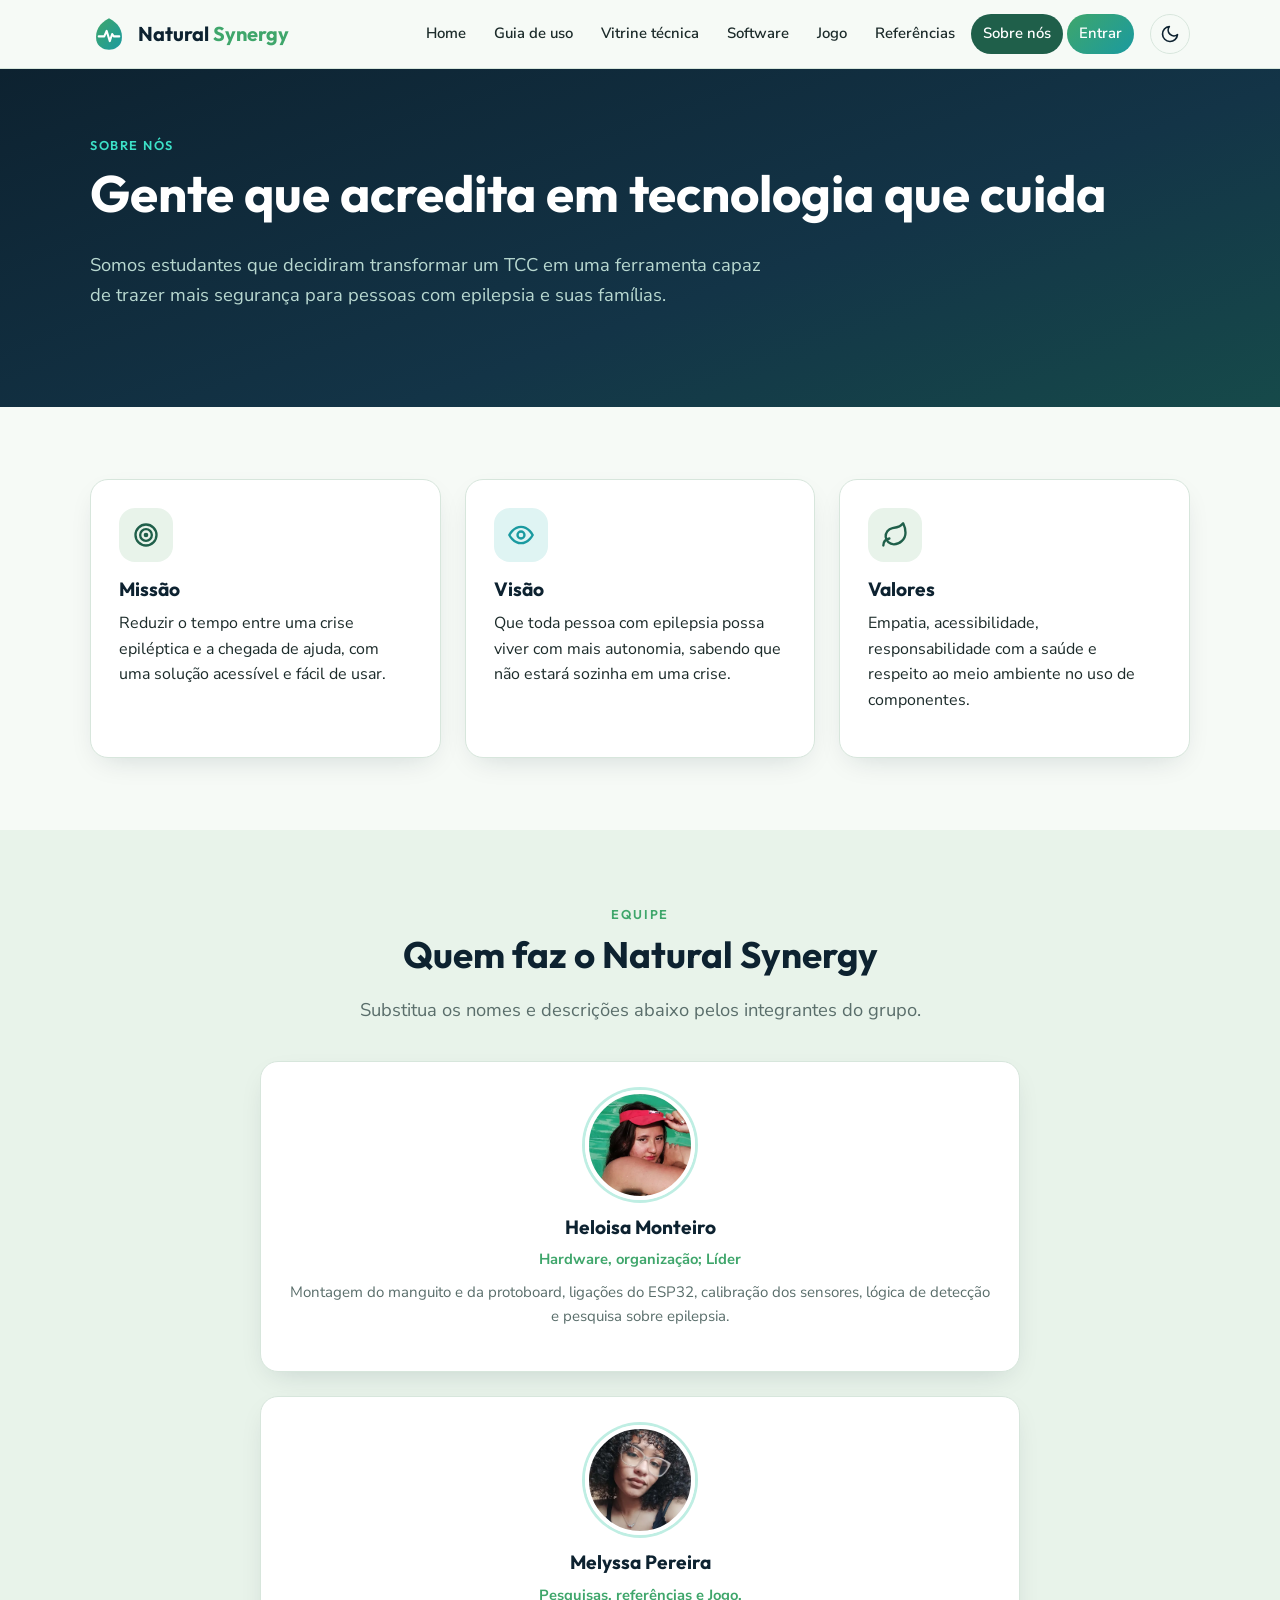
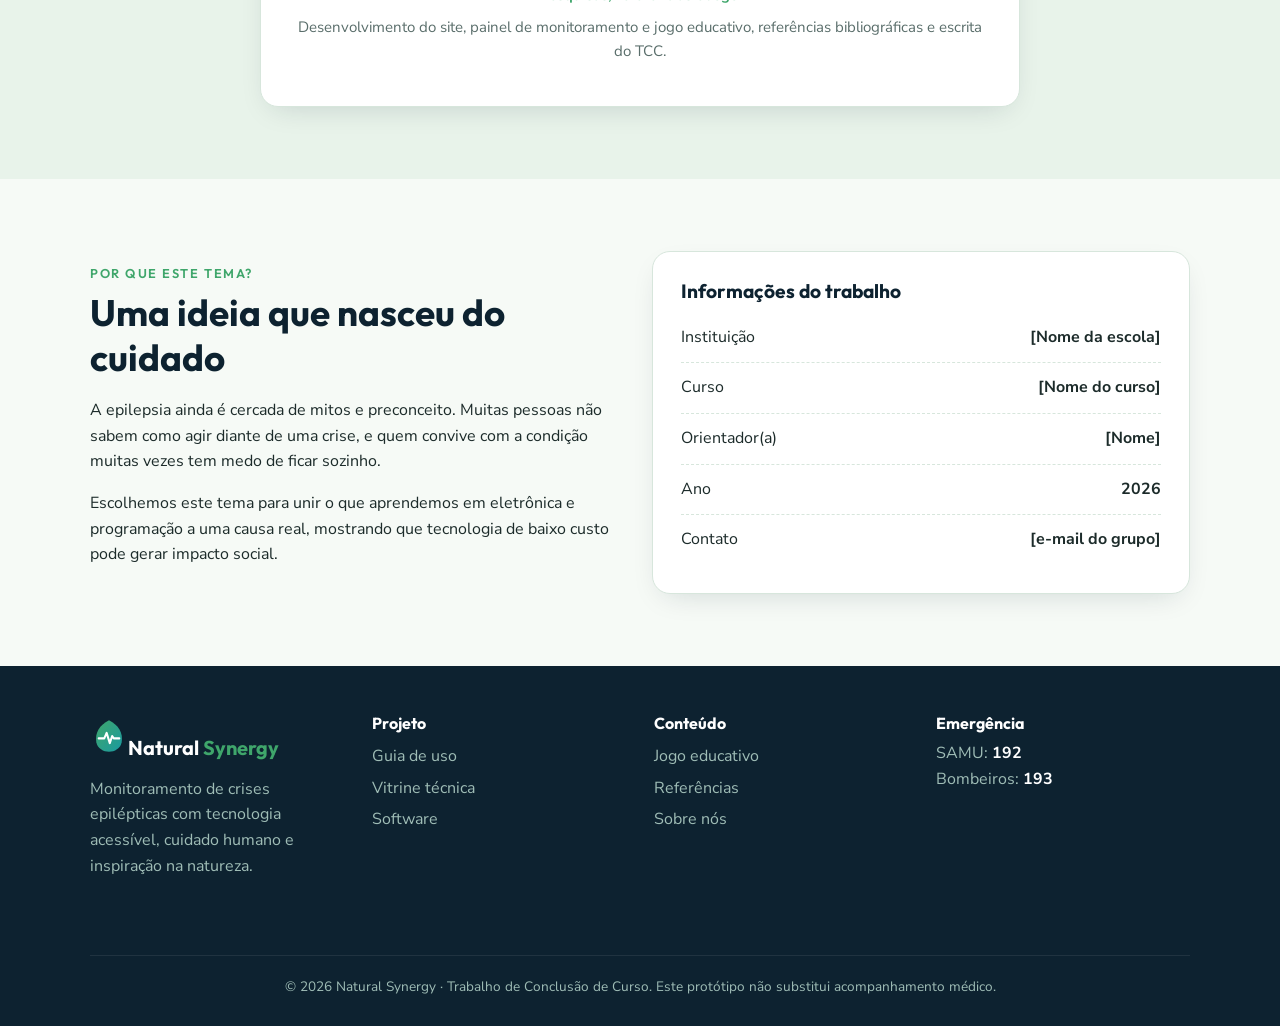
<file: sobre.html>
<!DOCTYPE html>
<html lang="pt-BR">
<head>
  <meta charset="UTF-8">
  <meta name="viewport" content="width=device-width, initial-scale=1.0">
  <title>Sobre Nós · Natural Synergy</title>
  <link rel="preconnect" href="https://fonts.googleapis.com">
  <link rel="preconnect" href="https://fonts.gstatic.com" crossorigin>
  <link href="https://fonts.googleapis.com/css2?family=Outfit:wght@400;500;600;700&family=Nunito+Sans:wght@400;600;700;800&family=JetBrains+Mono&display=swap" rel="stylesheet">
  <link rel="stylesheet" href="css/style.css">
  <link rel="stylesheet" href="css/sobre.css">
  <script src="js/tema.js"></script>
</head>
<body>
  <div id="cabecalho"></div>

  <main>
    <section class="page-hero">
      <div class="container">
        <span class="sobretitulo" style="color:var(--neon)">Sobre nós</span>
        <h1>Gente que acredita em tecnologia que cuida</h1>
        <p class="lead">Somos estudantes que decidiram transformar um TCC em uma ferramenta capaz de trazer mais segurança para pessoas com epilepsia e suas famílias.</p>
      </div>
    </section>

    <section class="secao">
      <div class="container">
        <div class="grade grade-3">
          <div class="cartao revelar">
            <div class="icone"><svg viewBox="0 0 24 24" fill="none" stroke="currentColor" stroke-width="2" stroke-linecap="round"><circle cx="12" cy="12" r="9"/><circle cx="12" cy="12" r="5"/><circle cx="12" cy="12" r="1" fill="currentColor"/></svg></div>
            <h3>Missão</h3>
            <p>Reduzir o tempo entre uma crise epiléptica e a chegada de ajuda, com uma solução acessível e fácil de usar.</p>
          </div>
          <div class="cartao revelar">
            <div class="icone agua"><svg viewBox="0 0 24 24" fill="none" stroke="currentColor" stroke-width="2" stroke-linecap="round"><path d="M2 12s3.5-7 10-7 10 7 10 7-3.5 7-10 7S2 12 2 12z"/><circle cx="12" cy="12" r="3"/></svg></div>
            <h3>Visão</h3>
            <p>Que toda pessoa com epilepsia possa viver com mais autonomia, sabendo que não estará sozinha em uma crise.</p>
          </div>
          <div class="cartao revelar">
            <div class="icone"><svg viewBox="0 0 24 24" fill="none" stroke="currentColor" stroke-width="2" stroke-linecap="round" stroke-linejoin="round"><path d="M11 20A7 7 0 0 1 9.8 6.1C15.5 5 17 4.5 19 2c1 2 2 4.2 2 8 0 5.5-4.8 10-10 10Z"/><path d="M2 21c0-3 1.9-5.4 5.2-6"/></svg></div>
            <h3>Valores</h3>
            <p>Empatia, acessibilidade, responsabilidade com a saúde e respeito ao meio ambiente no uso de componentes.</p>
          </div>
        </div>
      </div>
    </section>

    <section class="secao secao-alt">
      <div class="container">
        <div class="centro revelar">
          <span class="sobretitulo">Equipe</span>
          <h2>Quem faz o Natural Synergy</h2>
          <p class="lead">Substitua os nomes e descrições abaixo pelos integrantes do grupo.</p>
        </div>
        <div class="grade grade-2" style="margin:36px auto 0;max-width:760px">
          <div class="cartao membro revelar">
            <div class="avatar" role="img" aria-label="Foto de Heloisa Monteiro" style="background:url(img/heloisa-monteiro.png) 59% 52% / 230% auto"></div>
            <h3>Heloisa Monteiro</h3>
            <div class="funcao">Hardware, organização; Líder</div>
            <p>Montagem do manguito e da protoboard, ligações do ESP32, calibração dos sensores, lógica de detecção e pesquisa sobre epilepsia.</p>
          </div>
          <div class="cartao membro revelar">
            <div class="avatar" role="img" aria-label="Foto de Melyssa Pereira" style="background:url(img/melyssa-pereira.png) 53% 40% / 150% auto"></div>
            <h3>Melyssa Pereira</h3>
            <div class="funcao">Pesquisas, referências e Jogo.</div>
            <p>Desenvolvimento do site, painel de monitoramento e jogo educativo, referências bibliográficas e escrita do TCC.</p>
          </div>
        </div>
      </div>
    </section>

    <section class="secao">
      <div class="container">
        <div class="grade grade-2" style="align-items:center">
          <div class="revelar">
            <span class="sobretitulo">Por que este tema?</span>
            <h2>Uma ideia que nasceu do cuidado</h2>
            <p>A epilepsia ainda é cercada de mitos e preconceito. Muitas pessoas não sabem como agir diante de uma crise, e quem convive com a condição muitas vezes tem medo de ficar sozinho.</p>
            <p>Escolhemos este tema para unir o que aprendemos em eletrônica e programação a uma causa real, mostrando que tecnologia de baixo custo pode gerar impacto social.</p>
          </div>
          <div class="cartao revelar">
            <h3>Informações do trabalho</h3>
            <div class="hw-linha"><span>Instituição</span><strong>[Nome da escola]</strong></div>
            <div class="hw-linha"><span>Curso</span><strong>[Nome do curso]</strong></div>
            <div class="hw-linha"><span>Orientador(a)</span><strong>[Nome]</strong></div>
            <div class="hw-linha"><span>Ano</span><strong>2026</strong></div>
            <div class="hw-linha"><span>Contato</span><strong>[e-mail do grupo]</strong></div>
          </div>
        </div>
      </div>
    </section>
  </main>

  <div id="rodape"></div>
  <script src="js/main.js"></script>
</body>
</html>
</file>
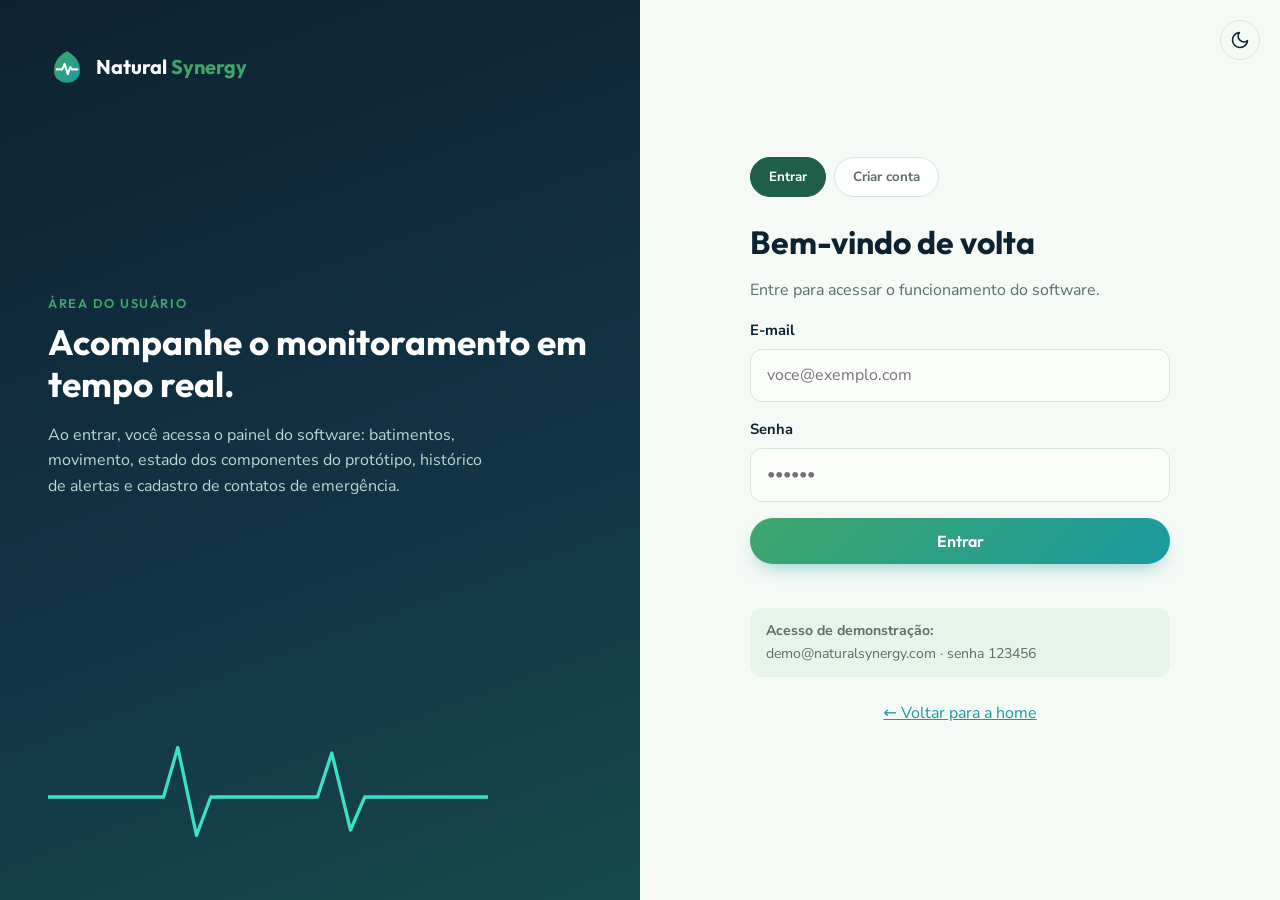
<file: software.html>
<!DOCTYPE html>
<html lang="pt-BR">
<head>
  <meta charset="UTF-8">
  <meta name="viewport" content="width=device-width, initial-scale=1.0">
  <title>Software · Natural Synergy</title>
  <script src="js/main.js"></script>
  <script>Auth.exigirLogin();</script>
  <link rel="preconnect" href="https://fonts.googleapis.com">
  <link rel="preconnect" href="https://fonts.gstatic.com" crossorigin>
  <link href="https://fonts.googleapis.com/css2?family=Outfit:wght@400;500;600;700&family=Nunito+Sans:wght@400;600;700;800&family=JetBrains+Mono&display=swap" rel="stylesheet">
  <link rel="stylesheet" href="css/style.css">
  <link rel="stylesheet" href="css/software.css">
  <script src="js/tema.js"></script>
</head>
<body>
  <div id="cabecalho"></div>

  <main>
    <section class="page-hero" style="padding-block:48px 64px">
      <div class="container">
        <span class="sobretitulo" style="color:var(--neon)">Painel do software</span>
        <h1>Olá, <span id="nome-usuario">usuário</span></h1>
        <p class="lead">Acompanhe em tempo real as leituras do dispositivo. Use os controles de simulação para demonstrar como o sistema reage a uma crise.</p>
      </div>
    </section>

    <section class="secao" style="padding-top:0;margin-top:-36px">
      <div class="container painel">

        <!-- Estado geral -->
        <div class="p-12 estado-geral" id="estado-geral">
          <div class="led on-verde" id="estado-led" style="border-color:rgba(255,255,255,.6)"></div>
          <div>
            <h2 id="estado-titulo">Monitorando normalmente</h2>
            <p id="estado-desc">Batimentos e movimentos dentro do esperado.</p>
          </div>
        </div>

        <!-- Indicadores -->
        <div class="p-3 widget">
          <h3>Batimentos <span class="chip chip-ok" id="chip-bpm" style="background:var(--tinta-ok);color:var(--destaque-texto)">normal</span></h3>
          <div class="valor-grande"><span id="v-bpm">--</span> <small>BPM</small></div>
        </div>
        <div class="p-3 widget">
          <h3>Movimento <span class="chip" id="chip-mov" style="background:var(--tinta-ok);color:var(--destaque-texto)">estável</span></h3>
          <div class="valor-grande"><span id="v-mov">--</span> <small>g</small></div>
        </div>
        <div class="p-3 widget">
          <h3>Dispositivo</h3>
          <div class="valor-grande" style="font-size:1.6rem">ESP32 <small style="color:var(--folha)">● online</small></div>
          <small style="color:var(--texto-suave)">Wi-Fi: <span id="v-rssi">-58</span> dBm · Bateria: <span id="v-bat">87</span>%</small>
        </div>
        <div class="p-3 widget">
          <h3>Alertas</h3>
          <div class="valor-grande"><span id="v-alertas">0</span> <small>enviados</small></div>
          <small style="color:var(--texto-suave)"><span id="v-falsos">0</span> falsos alarmes cancelados</small>
        </div>

        <!-- Gráficos -->
        <div class="p-6 widget">
          <h3>Frequência cardíaca (últimos 60 s)</h3>
          <canvas class="grafico" id="graf-bpm"></canvas>
        </div>
        <div class="p-6 widget">
          <h3>Variação de movimento (últimos 60 s)</h3>
          <canvas class="grafico" id="graf-mov"></canvas>
        </div>

        <!-- Hardware -->
        <div class="p-4 widget">
          <h3>Componentes do protótipo</h3>
          <div class="hw-linha"><span>LED</span><div class="led" id="hw-led"></div></div>
          <div class="hw-linha"><span>Buzzer</span><strong id="hw-buzzer">desligado</strong></div>
          <div class="hw-linha"><span>Botão</span><strong id="hw-botao">solto</strong></div>
          <div class="hw-linha"><span>Sensor de batimentos</span><strong style="color:var(--folha)">ativo</strong></div>
          <div class="hw-linha"><span>Sensor de movimento</span><strong style="color:var(--folha)">ativo</strong></div>
        </div>

        <!-- Simulação -->
        <div class="p-4 widget">
          <h3>Simulação</h3>
          <p style="font-size:.9rem;color:var(--texto-suave)">Sem o protótipo conectado, o painel gera leituras simuladas.</p>
          <div style="display:grid;gap:10px">
            <button class="btn btn-sol" id="btn-crise">Simular crise</button>
            <button class="btn btn-perigo" id="btn-sos">Botão SOS (pressionado 3 s)</button>
            <button class="btn btn-secundario" id="btn-normal">Voltar ao normal</button>
          </div>
          <div class="campo" style="margin-top:18px">
            <label for="limite">Limite de BPM: <span id="v-limite">120</span></label>
            <input type="range" id="limite" class="controle-faixa" min="100" max="160" step="5" value="120">
          </div>
          <label style="display:flex;gap:8px;align-items:center;font-weight:600;font-size:.92rem">
            <input type="checkbox" id="som"> Tocar som do buzzer
          </label>
        </div>

        <!-- Contatos -->
        <div class="p-4 widget">
          <h3>Quem recebe o alerta</h3>
          <div class="contato-item" style="background:var(--tinta-agua)">
            <div><strong id="usuario-alerta">Você</strong><small>Usuário cadastrado</small></div>
          </div>
          <div id="lista-contatos"></div>
          <form id="form-contato" style="margin-top:12px">
            <div class="campo"><label for="ct-nome">Nome do contato</label><input id="ct-nome" required placeholder="Ex.: Maria (mãe)"></div>
            <div class="campo"><label for="ct-tel">Telefone</label><input id="ct-tel" required placeholder="(11) 90000-0000" inputmode="tel"></div>
            <button class="btn btn-primario btn-bloco" type="submit">Adicionar contato</button>
          </form>
        </div>

        <!-- Log -->
        <div class="p-12 widget">
          <h3>Registro de eventos (serial do ESP32)</h3>
          <div class="log" id="log"></div>
        </div>
      </div>
    </section>
  </main>

  <!-- Modal de alerta -->
  <div class="modal-fundo" id="modal" hidden>
    <div class="modal" role="alertdialog" aria-labelledby="modal-titulo">
      <div id="modal-contagem">
        <h2 id="modal-titulo">Possível crise detectada</h2>
        <p style="color:var(--texto-suave)">O alerta será enviado automaticamente em:</p>
        <div class="contagem" id="contagem">10</div>
        <p style="font-size:.9rem;color:var(--texto-suave)">No dispositivo, basta apertar o botão para cancelar.</p>
        <button class="btn btn-secundario btn-bloco" id="btn-cancelar">Estou bem, cancelar alerta</button>
      </div>
      <div id="modal-enviado" hidden>
        <h2 style="color:var(--cuidado)">Alerta enviado</h2>
        <p style="color:var(--texto-suave)" id="enviado-para"></p>
        <div class="msg-preview" id="msg-preview"></div>
        <button class="btn btn-primario btn-bloco" id="btn-encerrar">Situação controlada, encerrar</button>
      </div>
    </div>
  </div>

  <div id="rodape"></div>
  <script src="js/software.js"></script>
</body>
</html>
</file>
<file: css/style.css>
/* =========================================================
   Natural Synergy — Paleta: Natureza + Saúde + Tecnologia
   ========================================================= */
:root {
  /* Natureza */
  --floresta: #1f5f4a;
  --folha: #3fa66b;
  --broto: #8fd694;
  --musgo: #e8f3ea;
  /* Saúde */
  --agua: #1a9aa0;
  --menta: #bfeee3;
  --cuidado: #e86a5c; /* alertas */
  --sol: #f4b942;
  /* Tecnologia */
  --noite: #0d2230;
  --circuito: #133447;
  --neon: #3ce0c7;

  --fundo: #f6faf6;
  --superficie: #ffffff;
  --texto: #1c2b2a;
  --texto-suave: #5a6e6b;
  --borda: #d7e6dc;
  --titulo: var(--noite);
  --destaque-texto: var(--floresta);
  --topo-fundo: rgba(246, 250, 246, .88);
  --campo-fundo: #fbfdfb;
  --listra: #f9fcf9;
  --tinta-ok: #e7f6eb;
  --tinta-agua: #dff4f3;
  --tinta-alerta: #fde7e4;
  --tinta-perigo: #fdeeec;
  --alerta-texto: #b84536;
  --grade-grafico: #e3eee6;

  --raio: 18px;
  --sombra: 0 10px 30px -12px rgba(13, 34, 48, .18);
  --grad-marca: linear-gradient(135deg, var(--folha), var(--agua));
  --grad-tech: linear-gradient(160deg, var(--noite) 0%, var(--circuito) 60%, #164a4a 100%);
  --fonte-titulo: "Outfit", "Segoe UI", system-ui, sans-serif;
  --fonte-texto: "Nunito Sans", "Segoe UI", system-ui, sans-serif;
  --fonte-mono: "JetBrains Mono", Consolas, "Courier New", monospace;
}

* { box-sizing: border-box; }
[hidden] { display: none !important; }
html { scroll-behavior: smooth; }
body {
  margin: 0;
  font-family: var(--fonte-texto);
  color: var(--texto);
  background: var(--fundo);
  line-height: 1.6;
  font-size: 16px;
}
img { max-width: 100%; }
a { color: var(--agua); }
h1, h2, h3, h4 { font-family: var(--fonte-titulo); line-height: 1.2; margin: 0 0 .5em; color: var(--titulo); }
h1 { font-size: clamp(2rem, 5vw, 3.2rem); }
h2 { font-size: clamp(1.6rem, 3.5vw, 2.3rem); }
h3 { font-size: 1.2rem; }
p { margin: 0 0 1em; }

.container { width: min(1140px, 100%); margin: 0 auto; padding-inline: 20px; }
.secao { padding-block: 72px; }
.secao-alt { background: var(--musgo); }
.secao-tech { background: var(--grad-tech); color: #d9efe9; }
.secao-tech h2, .secao-tech h3 { color: #fff; }
.centro { text-align: center; }
.sobretitulo {
  display: inline-block; font-family: var(--fonte-titulo); font-weight: 600;
  font-size: .8rem; letter-spacing: .12em; text-transform: uppercase;
  color: var(--folha); margin-bottom: .6em;
}
.secao-tech .sobretitulo { color: var(--neon); }
.lead { font-size: 1.15rem; color: var(--texto-suave); max-width: 680px; }
.centro .lead { margin-inline: auto; }

/* ---------------- Cabeçalho ---------------- */
.topo {
  position: sticky; top: env(safe-area-inset-top, 0px); z-index: 50;
  background: var(--topo-fundo);
  backdrop-filter: blur(10px);
  border-bottom: 1px solid var(--borda);
}
.topo .container { display: flex; align-items: center; justify-content: space-between; gap: 16px; min-height: 68px; }
.logo { display: flex; align-items: center; gap: 10px; text-decoration: none; color: var(--titulo); font-family: var(--fonte-titulo); font-weight: 700; font-size: 1.25rem; }
.logo svg { width: 38px; height: 38px; flex-shrink: 0; }
.logo span b { color: var(--folha); font-weight: 700; }
.menu { display: flex; align-items: center; gap: 4px; list-style: none; margin: 0; padding: 0; }
.menu a {
  display: block; padding: 8px 12px; border-radius: 999px; text-decoration: none;
  color: var(--texto); font-weight: 600; font-size: .93rem; transition: background .2s, color .2s;
}
.menu a:hover { background: var(--musgo); color: var(--destaque-texto); }
.menu a.ativo { background: var(--floresta); color: #fff; }
.menu .btn-entrar { background: var(--grad-marca); color: #fff; }
.menu .btn-entrar:hover { color: #fff; filter: brightness(1.05); background: var(--grad-marca); }
.menu-toggle { display: none; background: none; border: 0; padding: 8px; cursor: pointer; color: var(--titulo); }
.menu-toggle svg { width: 28px; height: 28px; }

@media (max-width: 960px) {
  .menu-toggle { display: block; }
  .menu {
    position: absolute; top: 100%; left: 0; right: 0; flex-direction: column; align-items: stretch;
    background: var(--superficie); padding: 12px 20px 20px; border-bottom: 1px solid var(--borda);
    box-shadow: var(--sombra); display: none;
  }
  .menu.aberto { display: flex; }
  .menu a { padding: 12px 14px; }
}

/* ---------------- Botões ---------------- */
.btn {
  display: inline-flex; align-items: center; justify-content: center; gap: 8px;
  padding: 13px 24px; border-radius: 999px; border: 0; cursor: pointer;
  font-family: var(--fonte-titulo); font-weight: 600; font-size: 1rem; text-decoration: none;
  transition: transform .15s, box-shadow .2s, filter .2s;
}
.btn:hover { transform: translateY(-2px); }
.btn:active { transform: translateY(0); }
.btn-primario { background: var(--grad-marca); color: #fff; box-shadow: 0 8px 20px -8px rgba(26, 154, 160, .6); }
.btn-secundario { background: transparent; color: var(--destaque-texto); border: 2px solid var(--destaque-texto); }
.btn-claro { background: rgba(255,255,255,.12); color: #fff; border: 1px solid rgba(255,255,255,.3); }
.btn-perigo { background: var(--cuidado); color: #fff; }
.btn-sol { background: var(--sol); color: var(--noite); }
.btn-bloco { width: 100%; }
.btn:disabled { opacity: .5; cursor: not-allowed; transform: none; }
.grupo-btn { display: flex; flex-wrap: wrap; gap: 12px; }

/* ---------------- Topo das páginas internas ---------------- */
.page-hero { background: var(--grad-tech); color: #cfe7e0; padding-block: 64px 80px; position: relative; overflow: hidden; }
.page-hero h1 { color: #fff; }
.page-hero .lead { color: #b8d8d0; }

/* Selos de status */
.chip { display: inline-flex; align-items: center; gap: 6px; padding: 5px 12px; border-radius: 999px; font-size: .82rem; font-weight: 700; }
.chip-ok { background: rgba(143, 214, 148, .18); color: var(--broto); }
.chip-alerta { background: rgba(232, 106, 92, .18); color: #ff9c90; }
.ponto { width: 9px; height: 9px; border-radius: 50%; background: currentColor; animation: piscar 1.4s infinite; }
@keyframes piscar { 50% { opacity: .25; } }

/* ---------------- Cartões ---------------- */
.grade { display: grid; gap: 24px; }
.grade-2 { grid-template-columns: repeat(auto-fit, minmax(min(100%, 420px), 1fr)); }
.grade-3 { grid-template-columns: repeat(auto-fit, minmax(min(100%, 280px), 1fr)); }
.grade-4 { grid-template-columns: repeat(auto-fit, minmax(min(100%, 220px), 1fr)); }
.cartao {
  background: var(--superficie); border: 1px solid var(--borda); border-radius: var(--raio);
  padding: 28px; box-shadow: var(--sombra); transition: transform .25s, box-shadow .25s;
}
.cartao:hover { transform: translateY(-4px); box-shadow: 0 18px 40px -16px rgba(13, 34, 48, .25); }
.cartao-escuro { background: rgba(255,255,255,.05); border-color: rgba(255,255,255,.12); box-shadow: none; color: #cfe7e0; }
.icone {
  width: 54px; height: 54px; border-radius: 16px; display: grid; place-items: center;
  background: var(--musgo); color: var(--destaque-texto); margin-bottom: 16px;
}
.icone svg { width: 28px; height: 28px; }
.icone.agua { background: var(--tinta-agua); color: var(--agua); }
.icone.alerta { background: var(--tinta-alerta); color: var(--cuidado); }
.icone.tech { background: var(--noite); color: var(--neon); }
.cartao-escuro .icone { background: rgba(60, 224, 199, .12); color: var(--neon); }

/* Números/estatísticas */
.stat { text-align: center; }
.stat .num { font-family: var(--fonte-titulo); font-size: 2.6rem; font-weight: 700; background: var(--grad-marca); -webkit-background-clip: text; background-clip: text; color: transparent; }
.stat p { color: var(--texto-suave); margin: 0; }

/* Caixa de aviso */
.aviso { border-left: 5px solid var(--sol); background: #fff8e6; padding: 18px 22px; border-radius: 12px; color: #5c4a1a; }
.aviso.perigo { border-color: var(--cuidado); background: var(--tinta-perigo); color: #6b2a22; }
.aviso.info { border-color: var(--agua); background: #e3f6f5; color: #134c4f; }
.aviso strong { display: block; margin-bottom: 4px; }

/* Listas com check */
.lista-check { list-style: none; padding: 0; margin: 0; display: grid; gap: 10px; }
.lista-check li { display: flex; gap: 10px; align-items: flex-start; }
.lista-check li::before { content: ""; flex-shrink: 0; width: 22px; height: 22px; margin-top: 2px; border-radius: 50%; background: var(--folha) url("data:image/svg+xml,%3Csvg xmlns='http://www.w3.org/2000/svg' viewBox='0 0 24 24' fill='none' stroke='white' stroke-width='3'%3E%3Cpath d='M5 12l5 5L19 7'/%3E%3C/svg%3E") center/14px no-repeat; }
.lista-x li::before { background-color: var(--cuidado); background-image: url("data:image/svg+xml,%3Csvg xmlns='http://www.w3.org/2000/svg' viewBox='0 0 24 24' fill='none' stroke='white' stroke-width='3'%3E%3Cpath d='M6 6l12 12M18 6L6 18'/%3E%3C/svg%3E"); }

/* ---------------- Tabelas e código ---------------- */
.tabela-wrap { overflow-x: auto; border-radius: var(--raio); border: 1px solid var(--borda); background: var(--superficie); }
table { width: 100%; border-collapse: collapse; min-width: 560px; }
th, td { padding: 14px 18px; text-align: left; border-bottom: 1px solid var(--borda); }
th { background: var(--floresta); color: #fff; font-family: var(--fonte-titulo); font-weight: 600; }
tr:last-child td { border-bottom: 0; }
tbody tr:nth-child(even) { background: var(--listra); }
code { font-family: var(--fonte-mono); font-size: .9em; background: var(--musgo); padding: 2px 6px; border-radius: 6px; color: var(--destaque-texto); }

/* Abas */
.abas { display: flex; flex-wrap: wrap; gap: 8px; margin-bottom: 20px; }
.aba { padding: 10px 18px; border-radius: 999px; border: 1px solid var(--borda); background: var(--superficie); cursor: pointer; font-weight: 700; color: var(--texto-suave); font-family: var(--fonte-texto); }
.aba.ativa { background: var(--floresta); color: #fff; border-color: var(--floresta); }

/* ---------------- Formulários ---------------- */
.campo { display: grid; gap: 6px; margin-bottom: 16px; }
.campo label { font-weight: 700; font-size: .92rem; color: var(--titulo); }
.campo input, .campo select {
  width: 100%; padding: 13px 16px; border: 1.5px solid var(--borda); border-radius: 12px;
  font: inherit; background: var(--campo-fundo); transition: border-color .2s, box-shadow .2s;
}
.campo input:focus, .campo select:focus { outline: 0; border-color: var(--agua); box-shadow: 0 0 0 4px rgba(26, 154, 160, .15); }
.msg-form { font-size: .92rem; font-weight: 700; min-height: 1.4em; margin: 6px 0 0; }
.msg-form.erro { color: var(--cuidado); } .msg-form.ok { color: var(--folha); }

/* ---------------- Rodapé ---------------- */
.rodape { background: var(--noite); color: #9fbdb6; padding-block: 48px 28px; margin-top: 0; }
.rodape .container { display: grid; gap: 28px; grid-template-columns: repeat(auto-fit, minmax(min(100%, 220px), 1fr)); }
.rodape h4 { color: #fff; font-size: 1rem; }
.rodape a { color: #9fbdb6; text-decoration: none; display: block; padding: 3px 0; }
.rodape a:hover { color: var(--neon); }
.rodape .logo { color: #fff; margin-bottom: 10px; }
.rodape-base { border-top: 1px solid rgba(255,255,255,.08); margin-top: 32px; padding-top: 20px; font-size: .85rem; text-align: center; grid-column: 1 / -1; }

/* Animação de entrada */
.revelar { opacity: 0; transform: translateY(24px); transition: opacity .7s ease, transform .7s ease; }
.revelar.visivel { opacity: 1; transform: none; }
@media (prefers-reduced-motion: reduce) {
  .revelar { opacity: 1; transform: none; transition: none; }
  * { animation: none !important; }
}

/* Linhas de informação (usadas em Sobre nós e no Software) */
.hw-linha { display: flex; align-items: center; justify-content: space-between; padding: 12px 0; border-bottom: 1px dashed var(--borda); }
.hw-linha:last-child { border-bottom: 0; }

/* ---------------- Botão de tema (claro / escuro) ---------------- */
.menu { margin-left: auto; }
.tema-toggle {
  flex-shrink: 0; width: 40px; height: 40px; border-radius: 50%; display: grid; place-items: center;
  background: transparent; border: 1px solid var(--borda); color: var(--titulo); cursor: pointer;
  transition: background .2s, border-color .2s;
}
.tema-toggle:hover { background: var(--musgo); border-color: var(--destaque-texto); }
.tema-toggle svg { width: 20px; height: 20px; }
.tema-toggle .sol, [data-tema="escuro"] .tema-toggle .lua { display: none; }
[data-tema="escuro"] .tema-toggle .sol { display: block; }
@media (max-width: 960px) { .tema-toggle { margin-left: auto; } }

/* =========================================================
   MODO ESCURO
   ========================================================= */
[data-tema="escuro"] {
  color-scheme: dark;
  --fundo: #0b1820;
  --superficie: #12242e;
  --texto: #dbe9e5;
  --texto-suave: #9db5b0;
  --borda: #23404a;
  --musgo: #16302d;
  --sombra: 0 10px 30px -12px rgba(0, 0, 0, .55);
  --titulo: #f0f7f5;
  --destaque-texto: var(--broto);
  --topo-fundo: rgba(11, 24, 32, .88);
  --campo-fundo: #0e1d25;
  --listra: #0f1f28;
  --tinta-ok: #173527;
  --tinta-agua: #123a3d;
  --tinta-alerta: #3d1f1d;
  --tinta-perigo: #3a1e1c;
  --alerta-texto: #ff9c90;
  --grade-grafico: #23404a;
}
[data-tema="escuro"] .cartao:hover { box-shadow: 0 18px 40px -16px rgba(0, 0, 0, .6); }
[data-tema="escuro"] .campo input, [data-tema="escuro"] .campo select { color: var(--texto); }
[data-tema="escuro"] .aviso { background: #33290f; color: #f3dfa6; }
[data-tema="escuro"] .aviso.perigo { color: #ffc4bc; }
[data-tema="escuro"] .aviso.info { background: var(--tinta-agua); color: #b8ece8; }
[data-tema="escuro"] .rodape { background: #071219; border-top: 1px solid var(--borda); }
</file>
<file: css/index.css>
/* =========================================================
   Natural Synergy — estilos da página: Página inicial (index.html)
   Carregado depois de style.css (estilos gerais).
   ========================================================= */

/* ---------------- Hero ---------------- */
.hero { position: relative; overflow: hidden; background: var(--grad-tech); color: #d9efe9; padding-block: 90px 110px; }
.hero h1 { color: #fff; }
.hero h1 em { font-style: normal; background: linear-gradient(90deg, var(--broto), var(--neon)); -webkit-background-clip: text; background-clip: text; color: transparent; }
.hero .lead { color: #b8d8d0; }
.hero-grid { display: grid; grid-template-columns: 1.1fr .9fr; gap: 48px; align-items: center; position: relative; z-index: 2; }
.hero-folhas { position: absolute; inset: 0; z-index: 1; opacity: .5; pointer-events: none; }
.hero-onda { position: absolute; bottom: -1px; left: 0; width: 100%; height: 70px; z-index: 2; }

@media (max-width: 860px) { .hero-grid { grid-template-columns: 1fr; } }

/* Cartão do relógio/pulseira no hero */
.dispositivo {
  background: linear-gradient(160deg, rgba(255,255,255,.1), rgba(255,255,255,.03));
  border: 1px solid rgba(255,255,255,.15); border-radius: 28px; padding: 28px; backdrop-filter: blur(6px);
}
.dispositivo .linha { display: flex; justify-content: space-between; align-items: center; margin-bottom: 14px; }
.dispositivo .bpm { font-family: var(--fonte-titulo); font-size: 3.2rem; font-weight: 700; color: #fff; }
.dispositivo .bpm small { font-size: 1rem; color: var(--broto); margin-left: 6px; }
.pulso-svg { width: 100%; height: 80px; }
.pulso-svg path { fill: none; stroke: var(--neon); stroke-width: 2.5; stroke-dasharray: 600; animation: ecg 2.4s linear infinite; }
@keyframes ecg { from { stroke-dashoffset: 600; } to { stroke-dashoffset: 0; } }

/* ---------------- Fluxo / passos ---------------- */
.fluxo { display: grid; grid-template-columns: repeat(auto-fit, minmax(min(100%, 200px), 1fr)); gap: 18px; counter-reset: passo; }
.fluxo .passo { position: relative; padding: 24px 20px 20px; border-radius: var(--raio); background: var(--superficie); border: 1px solid var(--borda); }
.fluxo .passo::before {
  counter-increment: passo; content: counter(passo);
  position: absolute; top: -16px; left: 20px; width: 34px; height: 34px; border-radius: 50%;
  display: grid; place-items: center; background: var(--grad-marca); color: #fff; font-weight: 700; font-family: var(--fonte-titulo);
}
.secao-tech .fluxo .passo { background: rgba(255,255,255,.05); border-color: rgba(255,255,255,.12); }
</file>
<file: css/guia.css>
/* =========================================================
   Natural Synergy — estilos da página: Guia de uso (guia.html)
   Carregado depois de style.css (estilos gerais).
   ========================================================= */

.passos-guia { list-style: none; padding: 0; margin: 0; display: grid; gap: 22px; counter-reset: g; }
.passos-guia li {
  display: grid; grid-template-columns: 64px 1fr; gap: 20px; align-items: start;
  background: var(--superficie); border: 1px solid var(--borda); border-radius: var(--raio); padding: 24px;
}
.passos-guia li::before {
  counter-increment: g; content: counter(g, decimal-leading-zero);
  font-family: var(--fonte-titulo); font-size: 2rem; font-weight: 700; color: var(--folha); line-height: 1;
}
.passos-guia h3 { margin-bottom: .3em; }
.passos-guia p { margin: 0; color: var(--texto-suave); }
@media (max-width: 560px) { .passos-guia li { grid-template-columns: 1fr; gap: 6px; } }
</file>
<file: css/jogo.css>
/* =========================================================
   Natural Synergy — estilos da página: Jogo (jogo.html)
   Carregado depois de style.css (estilos gerais).
   ========================================================= */

.jogo-area { background: var(--superficie); border: 1px solid var(--borda); border-radius: 24px; padding: 32px; box-shadow: var(--sombra); max-width: 820px; margin: 0 auto; }
.jogo-hud { display: flex; flex-wrap: wrap; justify-content: space-between; gap: 12px; margin-bottom: 20px; }
.hud-item { background: var(--musgo); padding: 8px 16px; border-radius: 999px; font-weight: 800; color: var(--destaque-texto); }
.barra { height: 10px; border-radius: 999px; background: var(--musgo); overflow: hidden; margin-bottom: 24px; }
.barra span { display: block; height: 100%; background: var(--grad-marca); transition: width .4s; }
.cena { background: var(--grad-tech); color: #d9efe9; border-radius: 18px; padding: 24px; margin-bottom: 20px; display: flex; gap: 18px; align-items: center; }
.cena .emoji-cena { flex-shrink: 0; width: 64px; height: 64px; border-radius: 18px; display: grid; place-items: center; background: rgba(60,224,199,.12); color: var(--neon); }
.cena .emoji-cena svg { width: 36px; height: 36px; }
.cena p { margin: 0; font-size: 1.08rem; }
.opcoes { display: grid; gap: 12px; }
.opcao {
  text-align: left; padding: 16px 20px; border-radius: 14px; border: 2px solid var(--borda); background: var(--campo-fundo);
  font: inherit; font-weight: 600; cursor: pointer; transition: border-color .2s, background .2s, transform .15s;
}
.opcao:hover:not(:disabled) { border-color: var(--agua); transform: translateX(4px); }
.opcao.certa { border-color: var(--folha); background: var(--tinta-ok); }
.opcao.errada { border-color: var(--cuidado); background: var(--tinta-perigo); }
.opcao:disabled { cursor: default; }
.explicacao { margin-top: 18px; }
.tempo-barra { height: 6px; background: var(--tinta-alerta); border-radius: 999px; overflow: hidden; margin-bottom: 18px; }
.tempo-barra span { display: block; height: 100%; background: var(--sol); width: 100%; }
.resultado { text-align: center; }
.medalha { width: 120px; height: 120px; margin: 0 auto 16px; }

/* Modo escuro */
[data-tema="escuro"] .opcao { color: var(--texto); }
</file>
<file: css/login.css>
/* =========================================================
   Natural Synergy — estilos da página: Login (login.html)
   Carregado depois de style.css (estilos gerais).
   ========================================================= */

/* Login */
.login-pagina { min-height: 100vh; display: grid; grid-template-columns: 1fr 1fr; }
.login-arte { background: var(--grad-tech); color: #cfe7e0; padding: 48px; display: flex; flex-direction: column; justify-content: space-between; position: relative; overflow: hidden; }
.login-arte h2 { color: #fff; font-size: 2.2rem; }
.login-form-lado { display: grid; place-items: center; padding: 40px 20px; }
.login-caixa { width: min(420px, 100%); }
.login-caixa .abas { margin-bottom: 26px; }
.demo-cred { font-size: .88rem; color: var(--texto-suave); background: var(--musgo); padding: 12px 16px; border-radius: 12px; margin-top: 18px; }
@media (max-width: 860px) { .login-pagina { grid-template-columns: 1fr; } .login-arte { padding: 32px 20px; } .login-arte .esconde-mobile { display: none; } }

/* Botão de tema no canto do formulário */
.login-form-lado { position: relative; }
.login-form-lado .tema-toggle { position: absolute; top: 20px; right: 20px; margin: 0; }
</file>
<file: css/referencias.css>
/* =========================================================
   Natural Synergy — estilos da página: Referências (referencias.html)
   Carregado depois de style.css (estilos gerais).
   ========================================================= */

/* ---------------- Referências ---------------- */
.ref-lista { display: grid; gap: 14px; }
.ref { background: var(--superficie); border: 1px solid var(--borda); border-left: 5px solid var(--folha); border-radius: 12px; padding: 18px 22px; }
.ref .tag { display: inline-block; font-size: .72rem; font-weight: 800; text-transform: uppercase; letter-spacing: .08em; padding: 3px 10px; border-radius: 999px; background: var(--musgo); color: var(--destaque-texto); margin-bottom: 8px; }
.ref.tec { border-left-color: var(--agua); } .ref.tec .tag { background: var(--tinta-agua); color: var(--agua); }
.ref.saude { border-left-color: var(--cuidado); } .ref.saude .tag { background: var(--tinta-alerta); color: var(--alerta-texto); }
.ref p { margin: 0; }
</file>
<file: css/sobre.css>
/* =========================================================
   Natural Synergy — estilos da página: Sobre nós (sobre.html)
   Carregado depois de style.css (estilos gerais).
   ========================================================= */

/* ---------------- Sobre nós ---------------- */
.membro { text-align: center; }
.avatar { width: 110px; height: 110px; border-radius: 50%; margin: 0 auto 16px; display: grid; place-items: center; font-family: var(--fonte-titulo); font-size: 2rem; font-weight: 700; color: #fff; background: var(--grad-marca); border: 4px solid #fff; box-shadow: 0 0 0 3px var(--menta); }
.membro .funcao { color: var(--folha); font-weight: 700; font-size: .92rem; margin-bottom: 8px; }
.membro p { color: var(--texto-suave); font-size: .94rem; }

/* Modo escuro */
[data-tema="escuro"] .avatar { border-color: var(--superficie); }
</file>
<file: css/software.css>
/* =========================================================
   Natural Synergy — estilos da página: Painel do software (software.html)
   Carregado depois de style.css (estilos gerais).
   ========================================================= */

.painel { display: grid; grid-template-columns: repeat(12, 1fr); gap: 20px; }
.painel > * { min-width: 0; }
.p-4 { grid-column: span 4; } .p-6 { grid-column: span 6; } .p-8 { grid-column: span 8; } .p-12 { grid-column: span 12; }
.p-3 { grid-column: span 3; }
@media (max-width: 980px) { .p-3, .p-4 { grid-column: span 6; } .p-6, .p-8 { grid-column: span 12; } }
@media (max-width: 600px) { .p-3, .p-4, .p-6, .p-8 { grid-column: span 12; } }
.widget { background: var(--superficie); border: 1px solid var(--borda); border-radius: var(--raio); padding: 22px; box-shadow: var(--sombra); }
.widget h3 { font-size: 1rem; color: var(--texto-suave); font-weight: 600; display: flex; justify-content: space-between; align-items: center; gap: 8px; }
.valor-grande { font-family: var(--fonte-titulo); font-size: 2.6rem; font-weight: 700; color: var(--titulo); line-height: 1.1; }
.valor-grande small { font-size: 1rem; color: var(--texto-suave); font-weight: 500; }
.grafico { width: 100%; height: 200px; display: block; }
.estado-geral { display: flex; align-items: center; gap: 18px; padding: 22px 26px; border-radius: var(--raio); color: #fff; background: var(--grad-marca); transition: background .4s; }
.estado-geral.alerta { background: linear-gradient(135deg, #d9534a, #f08a4b); animation: pulsar 1s infinite; }
.estado-geral.atencao { background: linear-gradient(135deg, #e0a224, #f4c95d); color: var(--noite); }
.estado-geral h2 { color: inherit; margin: 0; font-size: 1.5rem; }
.estado-geral p { margin: 0; opacity: .9; }
@keyframes pulsar { 50% { box-shadow: 0 0 0 10px rgba(232,106,92,.25); } }
.led { width: 26px; height: 26px; border-radius: 50%; background: #2c3d3a; border: 3px solid #cfd9d6; transition: background .2s, box-shadow .2s; }
.led.on-verde { background: var(--folha); box-shadow: 0 0 18px var(--folha); }
.led.on-vermelho { background: var(--cuidado); box-shadow: 0 0 22px var(--cuidado); }

.log { max-height: 260px; overflow-y: auto; font-family: var(--fonte-mono); font-size: .82rem; background: #0a1b26; color: #bfe0d8; border-radius: 12px; padding: 14px; }
.log div { padding: 3px 0; border-bottom: 1px solid rgba(255,255,255,.05); }
.log .t { color: #6c8b94; margin-right: 8px; }
.log .alerta { color: #ff9c90; } .log .ok { color: var(--broto); } .log .info { color: var(--neon); }
.contato-item { display: flex; justify-content: space-between; align-items: center; gap: 10px; padding: 12px 14px; background: var(--musgo); border-radius: 12px; margin-bottom: 8px; }
.contato-item small { color: var(--texto-suave); display: block; }
.contato-item button { background: none; border: 0; color: var(--cuidado); cursor: pointer; font-weight: 700; }
.form-inline { display: grid; grid-template-columns: 1fr 1fr auto; gap: 10px; align-items: end; }
.form-inline .campo { margin: 0; }
@media (max-width: 600px) { .form-inline { grid-template-columns: 1fr; } }
.controle-faixa { width: 100%; accent-color: var(--agua); }

/* Modal de alerta */
.modal-fundo { position: fixed; inset: 0; background: rgba(13,34,48,.65); display: grid; place-items: center; z-index: 100; padding: 20px; backdrop-filter: blur(4px); }
.modal { background: var(--superficie); border-radius: 24px; padding: 32px; width: min(460px, 100%); text-align: center; box-shadow: 0 30px 80px -20px rgba(0,0,0,.5); }
.contagem { font-family: var(--fonte-titulo); font-size: 4.5rem; font-weight: 700; color: var(--cuidado); line-height: 1; margin: 10px 0; }
.msg-preview { text-align: left; background: #e8f7ee; border-radius: 14px 14px 14px 4px; padding: 14px 16px; font-size: .92rem; margin: 16px 0; border: 1px solid #c9ead5; }

/* Modo escuro */
[data-tema="escuro"] .msg-preview { background: var(--tinta-ok); border-color: var(--borda); }
</file>
